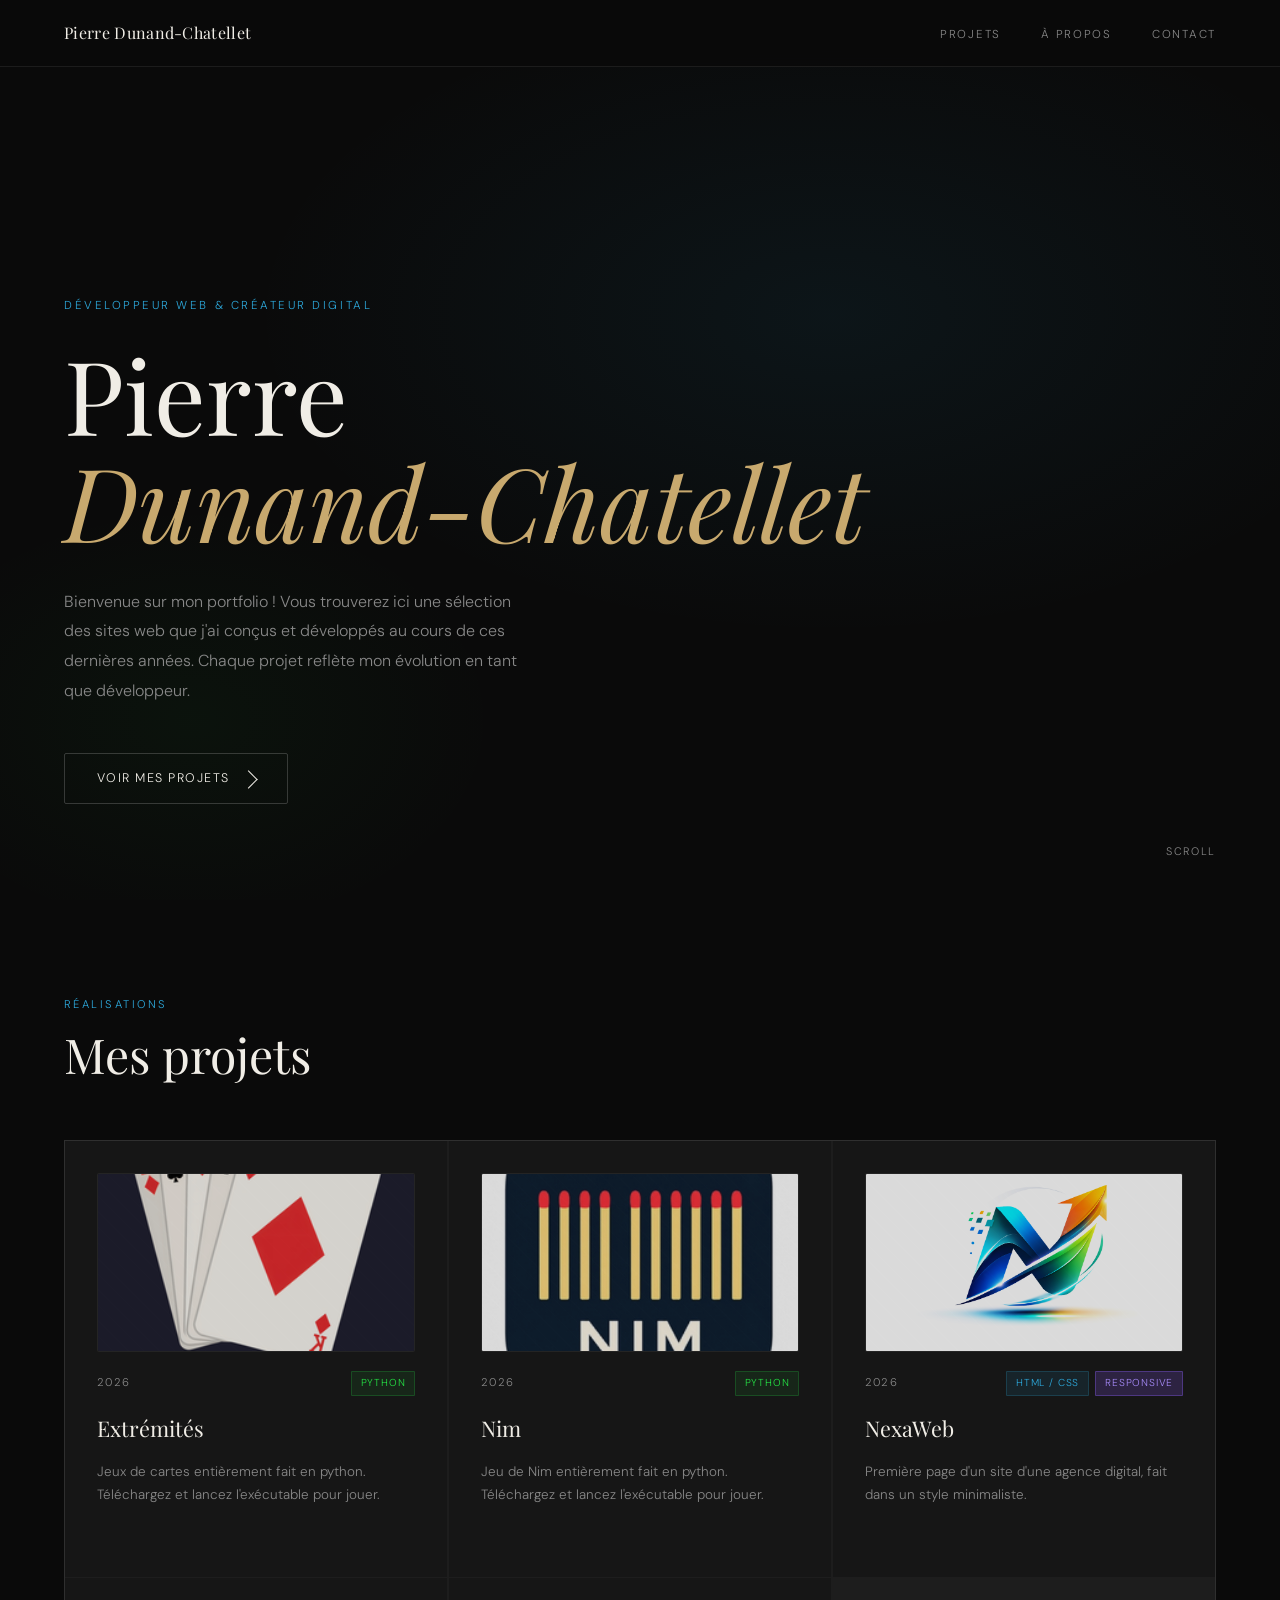
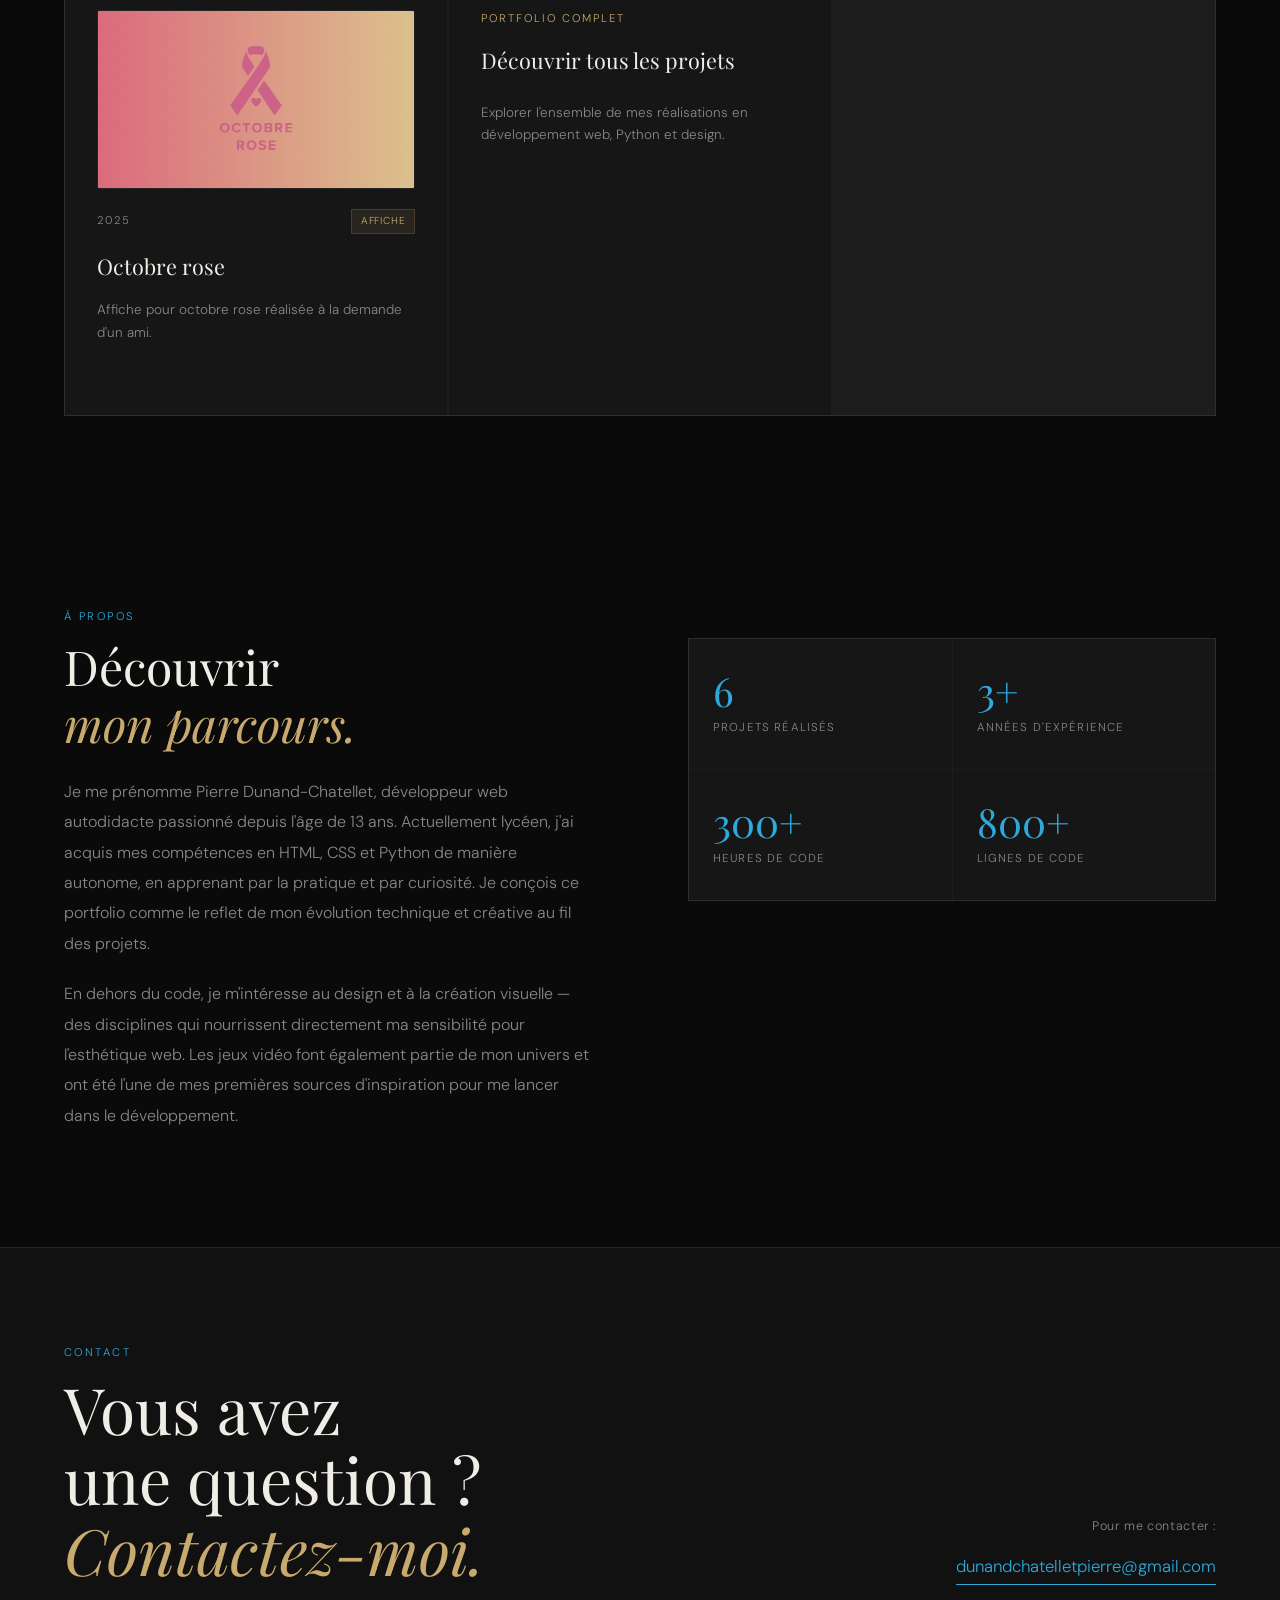
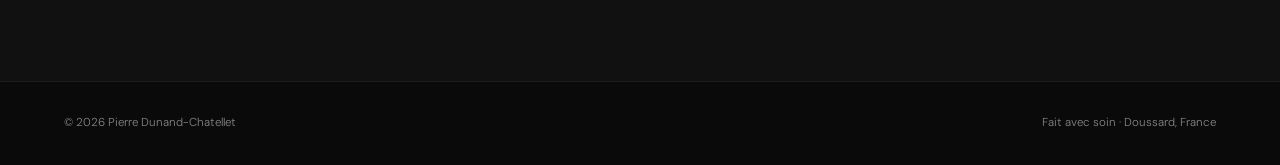
<file: index.html>
<!doctype html>
<html lang="fr">

<head>
  <meta charset="UTF-8" />
  <meta name="viewport" content="width=device-width, initial-scale=1.0" />

  <title>Pierre Dunand-Chatellet — Développeur Web & Créateur Digital</title>
  <meta name="description"
    content="Portfolio de Pierre Dunand-Chatellet, développeur web autodidacte passionné depuis l'âge de 13 ans. Projets en HTML, CSS, design et création visuelle." />
  <meta name="keywords"
    content="développeur web, portfolio, HTML, CSS, Pierre Dunand-Chatellet, création digitale, design web" />
  <meta name="author" content="Pierre Dunand-Chatellet" />
  <meta name="robots" content="index, follow" />

  <link rel="canonical" href="https://bysowi.github.io/Portfolio/" />

  <meta property="og:type" content="website" />
  <meta property="og:url" content="https://bysowi.github.io/Portfolio/" />
  <meta property="og:title" content="Pierre Dunand-Chatellet — Développeur Web & Créateur Digital" />
  <meta property="og:description"
    content="Portfolio de Pierre Dunand-Chatellet, développeur web autodidacte. Découvrez mes projets en HTML, CSS et design créatif." />
  <meta property="og:image" content="https://bysowi.github.io/Portfolio/image/result_Logo.png" />
  <meta property="og:locale" content="fr_FR" />
  <meta property="og:site_name" content="Portfolio — Pierre Dunand-Chatellet" />

  <meta name="twitter:card" content="summary_large_image" />
  <meta name="twitter:url" content="https://bysowi.github.io/Portfolio/" />
  <meta name="twitter:title" content="Pierre Dunand-Chatellet — Développeur Web & Créateur Digital" />
  <meta name="twitter:description"
    content="Portfolio de Pierre Dunand-Chatellet, développeur web autodidacte. Découvrez mes projets en HTML, CSS et design créatif." />
  <meta name="twitter:image" content="https://bysowi.github.io/Portfolio/image/result_Logo.png" />

  <link rel="icon" type="image/png" href="image/result_Logo.png" />

  <link
    href="https://fonts.googleapis.com/css2?family=Playfair+Display:ital,wght@0,400;0,700;1,400&family=DM+Sans:wght@300;400;500&display=swap"
    rel="stylesheet" />

  <link rel="stylesheet" href="index.css" />
</head>

<body>
  <nav>
    <a class="nav-logo" href="#">Pierre Dunand-Chatellet</a>
    <ul class="nav-links">
      <li><a href="#projects">Projets</a></li>
      <li><a href="#about">À propos</a></li>
      <li><a href="#contact">Contact</a></li>
    </ul>
  </nav>

  <section class="hero" id="home">
    <p class="hero-eyebrow">Développeur web &amp; Créateur digital</p>
    <h1 class="hero-title">
      Pierre<br />
      <em>Dunand-Chatellet</em>
    </h1>
    <p class="hero-desc">
      Bienvenue sur mon portfolio ! Vous trouverez ici une sélection des sites
      web que j'ai conçus et développés au cours de ces dernières années.
      Chaque projet reflète mon évolution en tant que développeur.
    </p>
    <a class="hero-cta" href="#projects">
      Voir mes projets <span class="arrow-icon"></span>
    </a>
    <div class="scroll-ind">
      <div class="scroll-line"></div>
      <span>Scroll</span>
    </div>
  </section>

  <section id="projects">
    <p class="s-label">Réalisations</p>
    <h2 class="s-title">Mes projets</h2>
    <div class="proj-grid">

      <article class="proj-card">
        <div class="proj-thumb">
          <div class="proj-thumb-ph">
            <img src="Extrémités/extremite.ico" alt="Icône du jeu de cartes Extrémités" />
          </div>
        </div>
        <div class="proj-meta">
          <span class="proj-year">2026</span>
          <div class="tags">
            <span class="tag green">Python</span>
          </div>
        </div>
        <h3 class="proj-name">Extrémités</h3>
        <p class="proj-desc">
          Jeux de cartes entièrement fait en python. Téléchargez et lancez l'exécutable pour jouer.
        </p>
        <a class="proj-link" href="Extrémités/Extrémités.exe" download>
          Télécharger <span class="arrow-sm"></span>
        </a>
      </article>

      <article class="proj-card">
        <div class="proj-thumb">
          <div class="proj-thumb-ph">
            <img src="Nim/JDN.jpg" alt="Aperçu du Jeu de Nim" />
          </div>
        </div>
        <div class="proj-meta">
          <span class="proj-year">2026</span>
          <div class="tags">
            <span class="tag green">Python</span>
          </div>
        </div>
        <h3 class="proj-name">Nim</h3>
        <p class="proj-desc">
          Jeu de Nim entièrement fait en python. Téléchargez et lancez l'exécutable pour jouer.
        </p>
        <a class="proj-link" href="Nim/Nim.exe" download>
          Télécharger <span class="arrow-sm"></span>
        </a>
      </article>

      <article class="proj-card">
        <div class="proj-thumb">
          <div class="proj-thumb-ph">
            <img src="NexaWeb/NexaWeb/NexaWeb Logo.png" alt="Logo NexaWeb" />
          </div>
        </div>
        <div class="proj-meta">
          <span class="proj-year">2026</span>
          <div class="tags">
            <span class="tag">HTML / CSS</span>
            <span class="tag purple">Responsive</span>
          </div>
        </div>
        <h3 class="proj-name">NexaWeb</h3>
        <p class="proj-desc">
          Première page d'un site d'une agence digital, fait dans un style minimaliste.
        </p>
        <a class="proj-link" href="NexaWeb/NexaWeb.html" target="_blank">
          Voir le projet <span class="arrow-sm"></span>
        </a>
      </article>

      <article class="proj-card">
        <div class="proj-thumb">
          <div class="proj-thumb-ph">
            <img src="Affiche/Octobre rose/Octobre rose.png" alt="Affiche Octobre Rose" />
          </div>
        </div>
        <div class="proj-meta">
          <span class="proj-year">2025</span>
          <div class="tags">
            <span class="tag gold">Affiche</span>
          </div>
        </div>
        <h3 class="proj-name">Octobre rose</h3>
        <p class="proj-desc">
          Affiche pour octobre rose réalisée à la demande d'un ami.
        </p>
        <a class="proj-link" href="Affiche/Octobre rose/ocotbre_rose_2025.html" target="_blank">
          Voir le projet <span class="arrow-sm"></span>
        </a>
      </article>

      <div class="proj-more-card">
        <span class="proj-more-label">Portfolio complet</span>
        <h3 class="proj-name">Découvrir tous les projets</h3>
        <p class="proj-desc">
          Explorer l'ensemble de mes réalisations en développement web, Python et design.
        </p>
        <a href="projets.html" class="proj-link">
          Voir tous les projets <span class="arrow-sm"></span>
        </a>
      </div>

    </div>
  </section>

  <section id="about">
    <p class="s-label">À propos</p>
    <div class="about-inner">
      <div class="about-text">
        <h2 class="s-title" style="margin-bottom: 1.5rem">
          Découvrir<br />
          <em style="font-style: italic; color: var(--gold)">mon parcours.</em>
        </h2>
        <p>
          Je me prénomme Pierre Dunand-Chatellet, développeur web autodidacte
          passionné depuis l'âge de 13 ans. Actuellement lycéen, j'ai acquis
          mes compétences en HTML, CSS et Python de manière autonome, en
          apprenant par la pratique et par curiosité. Je conçois ce portfolio
          comme le reflet de mon évolution technique et créative au fil des
          projets.
        </p>
        <p>
          En dehors du code, je m'intéresse au design et à la création
          visuelle — des disciplines qui nourrissent directement ma
          sensibilité pour l'esthétique web. Les jeux vidéo font également
          partie de mon univers et ont été l'une de mes premières sources
          d'inspiration pour me lancer dans le développement.
        </p>
      </div>

      <div class="stats">
        <div class="stat">
          <div class="stat-n">6</div>
          <div class="stat-l">Projets réalisés</div>
        </div>
        <div class="stat">
          <div class="stat-n">3+</div>
          <div class="stat-l">Années d'expérience</div>
        </div>
        <div class="stat">
          <div class="stat-n">300+</div>
          <div class="stat-l">Heures de code</div>
        </div>
        <div class="stat">
          <div class="stat-n">800+</div>
          <div class="stat-l">Lignes de code</div>
        </div>
      </div>
    </div>
  </section>

  <section class="contact-sec" id="contact">
    <div class="contact-inner">
      <div>
        <p class="s-label">Contact</p>
        <h2 class="contact-big">
          Vous avez <br />une question ? <br /><em>Contactez-moi.</em>
        </h2>
      </div>
      <div class="contact-right">
        <p class="contact-availability">Pour me contacter :</p>
        <a class="contact-email" href="mailto:dunandchatelletpierre@gmail.com">dunandchatelletpierre@gmail.com</a>
      </div>
    </div>
  </section>

  <footer>
    <span>© 2026 Pierre Dunand-Chatellet</span>
    <span>Fait avec soin · Doussard, France</span>
  </footer>
</body>

</html>
</file>
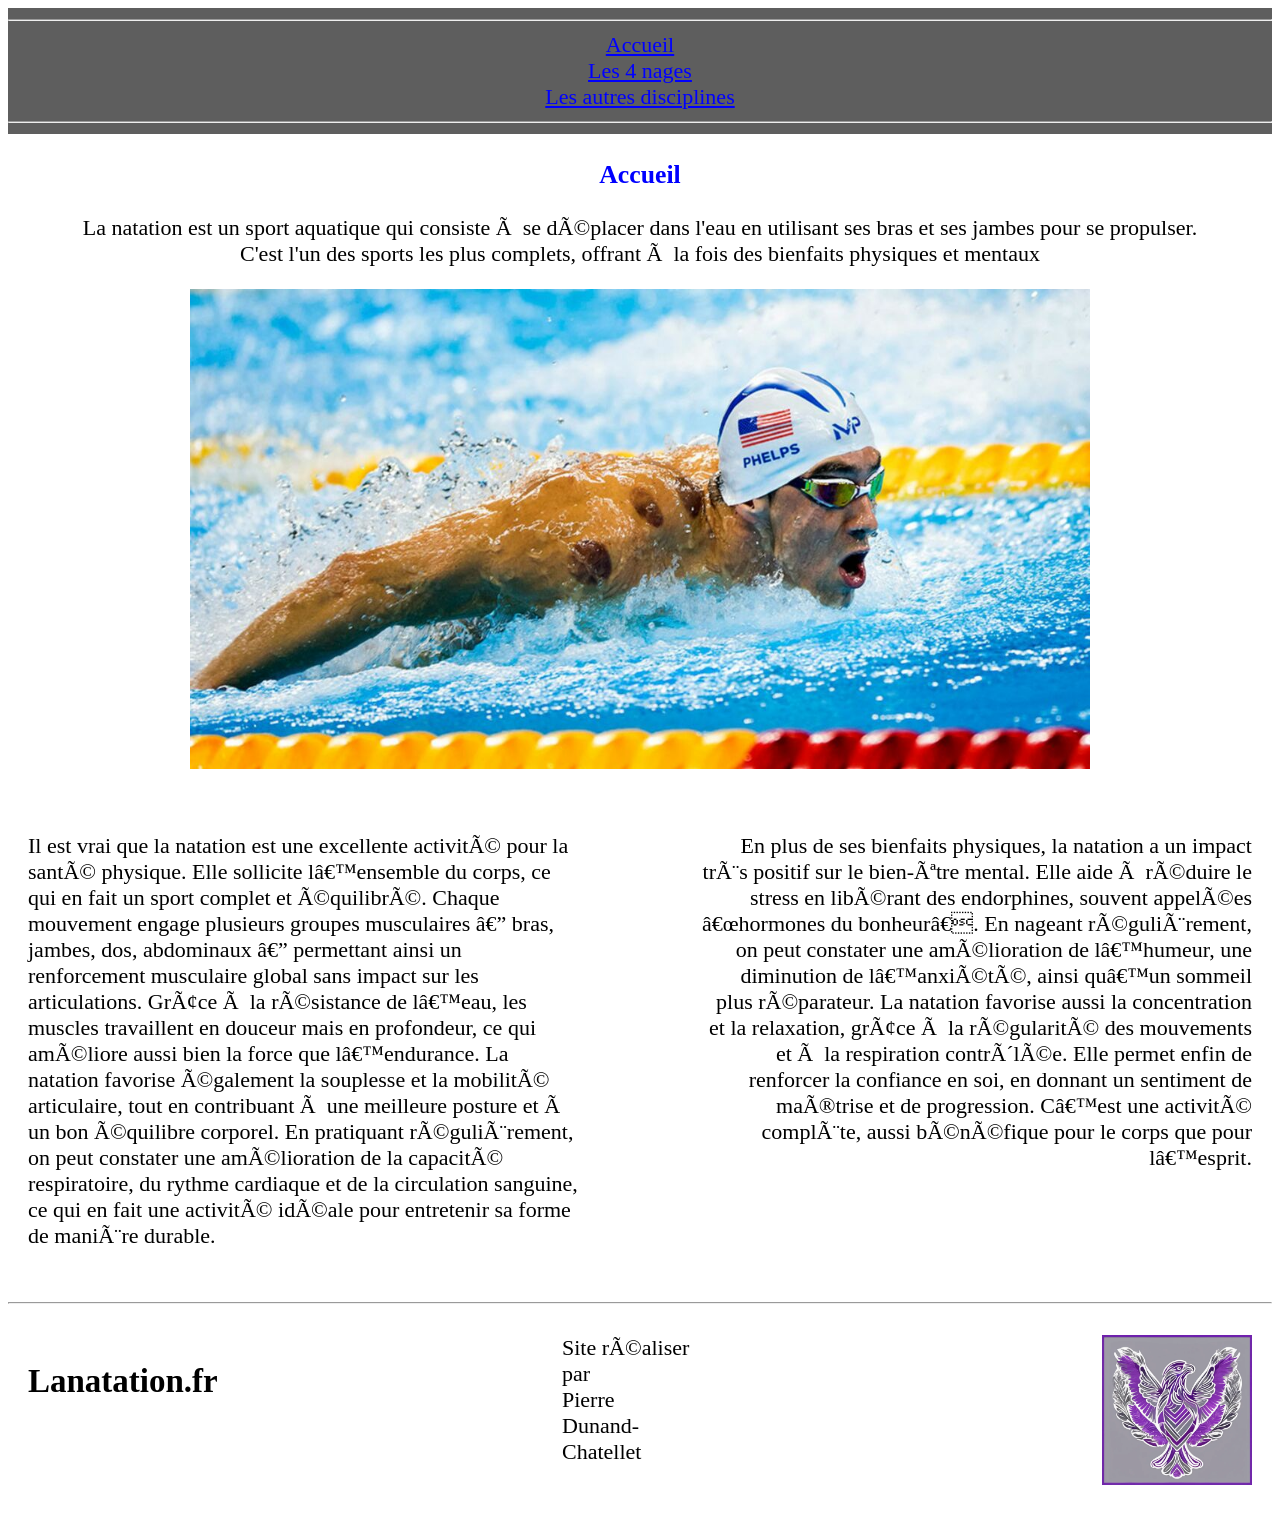
<file: Lanatation.fr/index.html>
<doctype html>
<html lang="fr">
	<head>
		<meta charset="utv-8"/>
		<title>La natation</title>
		<link rel="stylesheet" href="styles.css"/>
	</head>
	
	<body>
		<center>
			<header>
			<img href="image/Logo ln.png">
		</header>
		<nav>
			<ul class="navigation">
			<hr><a href="index.html"> Accueil </a><br>
				<a href="page 1.html"> Les 4 nages</a> <br>
				<a href="page 2.html">Les autres disciplines</a><br>
			<hr>
		</nav>
		<section>
			<h3>Accueil</h3>
			<p>La natation est un sport aquatique qui consiste à se déplacer dans l'eau en utilisant ses bras et ses jambes pour se propulser.<br> C'est l'un des sports les plus complets, offrant à la fois des bienfaits physiques et mentaux<p>
			<img class="banniere" src="image/phe.jpg" alt="banniere" title="Michael Phelps"/>
			<div class="ligne">
				<div class="gauche">
				  <p>
					Il est vrai que la natation est une excellente activité pour la santé physique. Elle sollicite l’ensemble du corps, ce qui en fait un sport complet et équilibré. Chaque mouvement engage plusieurs groupes musculaires — bras, jambes, dos, abdominaux — permettant ainsi un renforcement musculaire global sans impact sur les articulations.

                    Grâce à la résistance de l’eau, les muscles travaillent en douceur mais en profondeur, ce qui améliore aussi bien la force que l’endurance. La natation favorise également la souplesse et la mobilité articulaire, tout en contribuant à une meilleure posture et à un bon équilibre corporel.

                    En pratiquant régulièrement, on peut constater une amélioration de la capacité respiratoire, du rythme cardiaque et de la circulation sanguine, ce qui en fait une activité idéale pour entretenir sa forme de manière durable.
				  </p>
				</div>
				<div class="droite">
				  <p>
					En plus de ses bienfaits physiques, la natation a un impact très positif sur le bien-être mental. Elle aide à réduire le stress en libérant des endorphines, souvent appelées “hormones du bonheur”. En nageant régulièrement, on peut constater une amélioration de l’humeur, une diminution de l’anxiété, ainsi qu’un sommeil plus réparateur.

                    La natation favorise aussi la concentration et la relaxation, grâce à la régularité des mouvements et à la respiration contrôlée. Elle permet enfin de renforcer la confiance en soi, en donnant un sentiment de maîtrise et de progression. C’est une activité complète, aussi bénéfique pour le corps que pour l’esprit.
				  </p>
				</div>
			  </div>
		</section>
	    </center>
		<footer>
			<hr>
			<div class="ligne">
				<div class="gauche">
					<h2>Lanatation.fr</h2>
				</div>
				<div class="center">
					Site réaliser par<br> Pierre<br> Dunand-Chatellet
				</div>
				<di class="droite">
					<img class="logo" src="image/logo.png" alt="Logo" title="Logo">
				</di> 
			</div>
		</footer>
		
	</body>
		
</html>
</file>
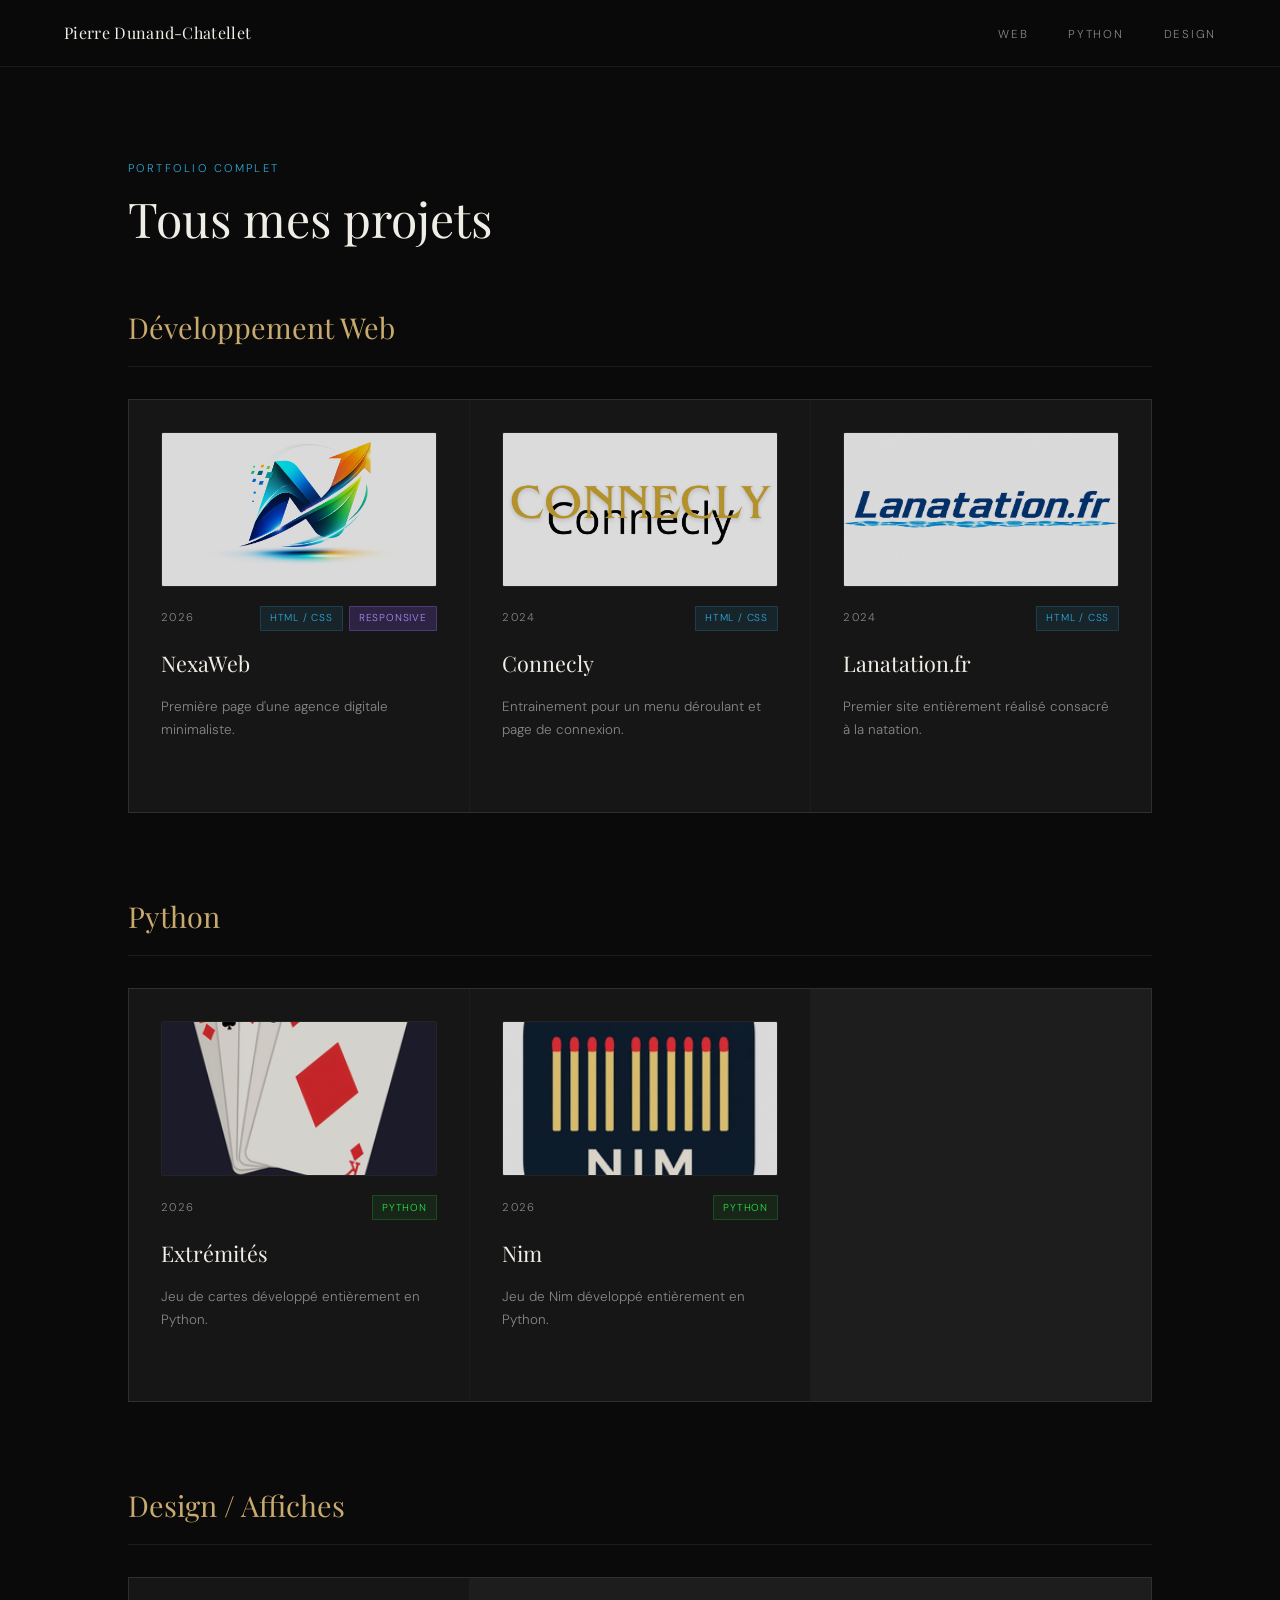
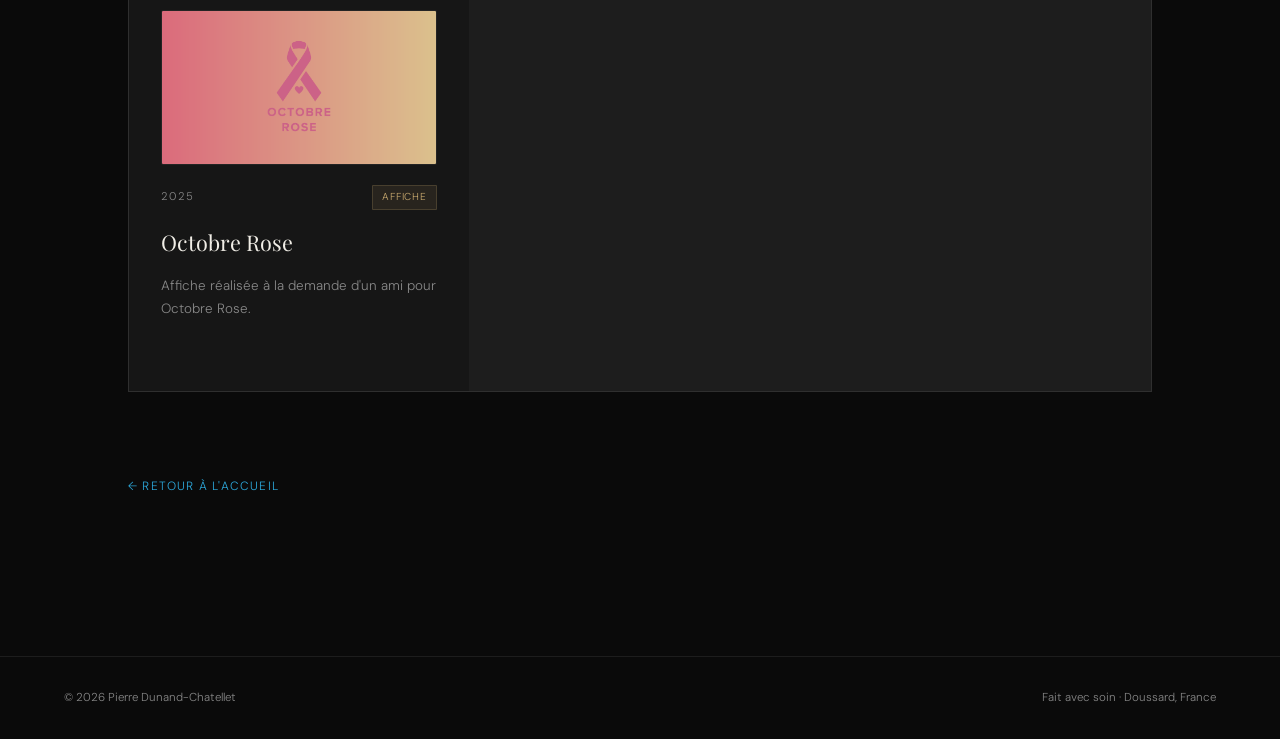
<file: projets.html>
<!doctype html>
<html lang="fr">

<head>
  <meta charset="UTF-8">
  <meta name="viewport" content="width=device-width, initial-scale=1.0">

  <title>Tous les projets — Pierre Dunand-Chatellet</title>

  <link rel="icon" type="image/png" href="image/result_Logo.png">

  <link
    href="https://fonts.googleapis.com/css2?family=Playfair+Display:ital,wght@0,400;0,700;1,400&family=DM+Sans:wght@300;400;500&display=swap"
    rel="stylesheet">

  <link rel="stylesheet" href="index.css">
</head>

<body>

  <nav>
    <a class="nav-logo" href="index.html">
      Pierre Dunand-Chatellet
    </a>

    <ul class="nav-links">
      <li><a href="#web">Web</a></li>
      <li><a href="#python">Python</a></li>
      <li><a href="#design">Design</a></li>
    </ul>
  </nav>

  <section class="projects-page">

    <div class="projects-container">

      <p class="s-label">Portfolio complet</p>
      <h1 class="s-title">Tous mes projets</h1>

      <div class="project-category" id="web">
        <h2 class="category-title">Développement Web</h2>

        <div class="proj-grid">

          <article class="proj-card">
            <div class="proj-thumb">
              <img src="NexaWeb/NexaWeb/NexaWeb Logo.png">
            </div>

            <div class="proj-meta">
              <span class="proj-year">2026</span>

              <div class="tags">
                <span class="tag">HTML / CSS</span>
                <span class="tag purple">Responsive</span>
              </div>
            </div>

            <h3 class="proj-name">NexaWeb</h3>

            <p class="proj-desc">
              Première page d'une agence digitale minimaliste.
            </p>

            <a class="proj-link" href="NexaWeb/NexaWeb.html" target="_blank">
              Voir le projet
              <span class="arrow-sm"></span>
            </a>
          </article>


          <article class="proj-card">
            <div class="proj-thumb">
              <img src="conecly/Connecly.png">
            </div>

            <div class="proj-meta">
              <span class="proj-year">2024</span>

              <div class="tags">
                <span class="tag">HTML / CSS</span>
              </div>
            </div>

            <h3 class="proj-name">Connecly</h3>

            <p class="proj-desc">
              Entrainement pour un menu déroulant et page de connexion.
            </p>

            <a class="proj-link" href="conecly/Conecly.html" target="_blank">
              Voir le projet
              <span class="arrow-sm"></span>
            </a>
          </article>


          <article class="proj-card">
            <div class="proj-thumb">
              <img src="Lanatation.fr/image/Logo ln.png">
            </div>

            <div class="proj-meta">
              <span class="proj-year">2024</span>

              <div class="tags">
                <span class="tag">HTML / CSS</span>
              </div>
            </div>

            <h3 class="proj-name">Lanatation.fr</h3>

            <p class="proj-desc">
              Premier site entièrement réalisé consacré à la natation.
            </p>

            <a class="proj-link" href="Lanatation.fr/index.html" target="_blank">
              Voir le projet
              <span class="arrow-sm"></span>
            </a>
          </article>

        </div>
      </div>

      <div class="project-category" id="python">
        <h2 class="category-title">Python</h2>

        <div class="proj-grid">

          <article class="proj-card">
            <div class="proj-thumb">
              <img src="Extrémités/extremite.ico">
            </div>

            <div class="proj-meta">
              <span class="proj-year">2026</span>

              <div class="tags">
                <span class="tag green">Python</span>
              </div>
            </div>

            <h3 class="proj-name">Extrémités</h3>

            <p class="proj-desc">
              Jeu de cartes développé entièrement en Python.
            </p>

            <a class="proj-link" href="Extrémités/Extrémités.exe" download>
              Télécharger
              <span class="arrow-sm"></span>
            </a>
          </article>


          <article class="proj-card">
            <div class="proj-thumb">
              <img src="Nim/JDN.jpg">
            </div>

            <div class="proj-meta">
              <span class="proj-year">2026</span>

              <div class="tags">
                <span class="tag green">Python</span>
              </div>
            </div>

            <h3 class="proj-name">Nim</h3>

            <p class="proj-desc">
              Jeu de Nim développé entièrement en Python.
            </p>

            <a class="proj-link" href="Nim/Nim.exe" download>
              Télécharger
              <span class="arrow-sm"></span>
            </a>
          </article>

        </div>
      </div>

      <div class="project-category" id="design">
        <h2 class="category-title">Design / Affiches</h2>

        <div class="proj-grid">

          <article class="proj-card">
            <div class="proj-thumb">
              <img src="Affiche/Octobre rose/Octobre rose.png">
            </div>

            <div class="proj-meta">
              <span class="proj-year">2025</span>

              <div class="tags">
                <span class="tag gold">Affiche</span>
              </div>
            </div>

            <h3 class="proj-name">Octobre Rose</h3>

            <p class="proj-desc">
              Affiche réalisée à la demande d'un ami pour Octobre Rose.
            </p>

            <a class="proj-link" href="Affiche/Octobre rose/ocotbre_rose_2025.html" target="_blank">
              Voir le projet
              <span class="arrow-sm"></span>
            </a>
          </article>

        </div>
      </div>

      <a href="index.html#projects" class="back-link">
        ← Retour à l'accueil
      </a>


    </div>
  </section>

  <footer>
    <span>© 2026 Pierre Dunand-Chatellet</span>
    <span>Fait avec soin · Doussard, France</span>
  </footer>

</body>

</html>
</file>
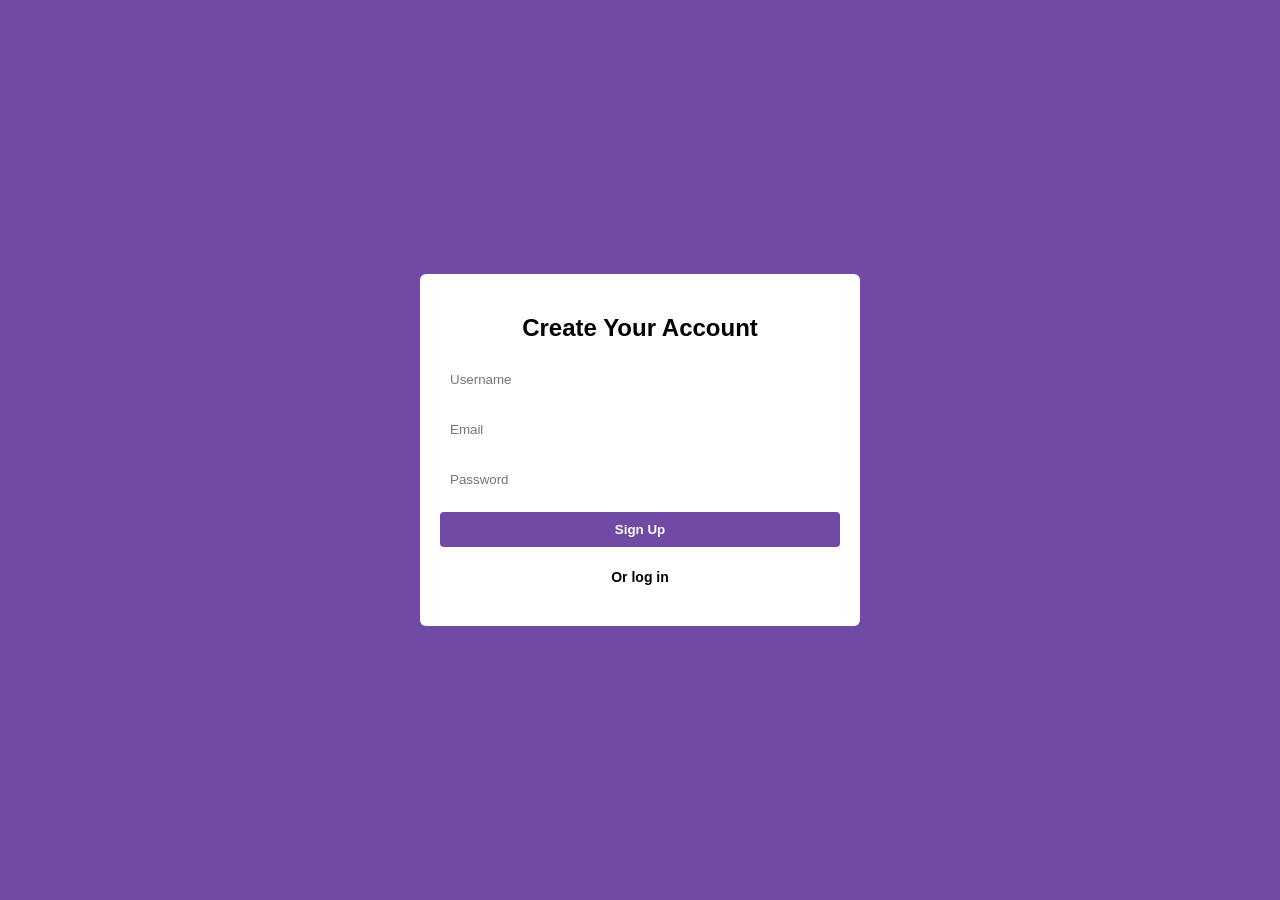
<file: conecly/Conecly.html>
<!DOCTYPE html>
<html>
<head>
  <meta charset="UTF-8">
  <meta name="viewport" content="width=device-width, initial-scale=1.0">
  <link rel="stylesheet" href="index.css">
  <title>Sign Up Conecly</title>
</head>
<body>
  <div class="signup-container">
    <h2 class="signup-title">Create Your Account</h2>
    <form class="signup-form" action="Page 1.html">
      <input type="text" name="username" placeholder="Username" required><br>
      <input type="email" name="email" placeholder="Email" required><br>
      <input type="password" name="password" placeholder="Password" required><br>
      <input type="submit" value="Sign Up">
    </form>
    <h3><a href="login.html" class="login-link">Or log in</a></h3>
  </div>
  <div>
</body>
</html>
</file>
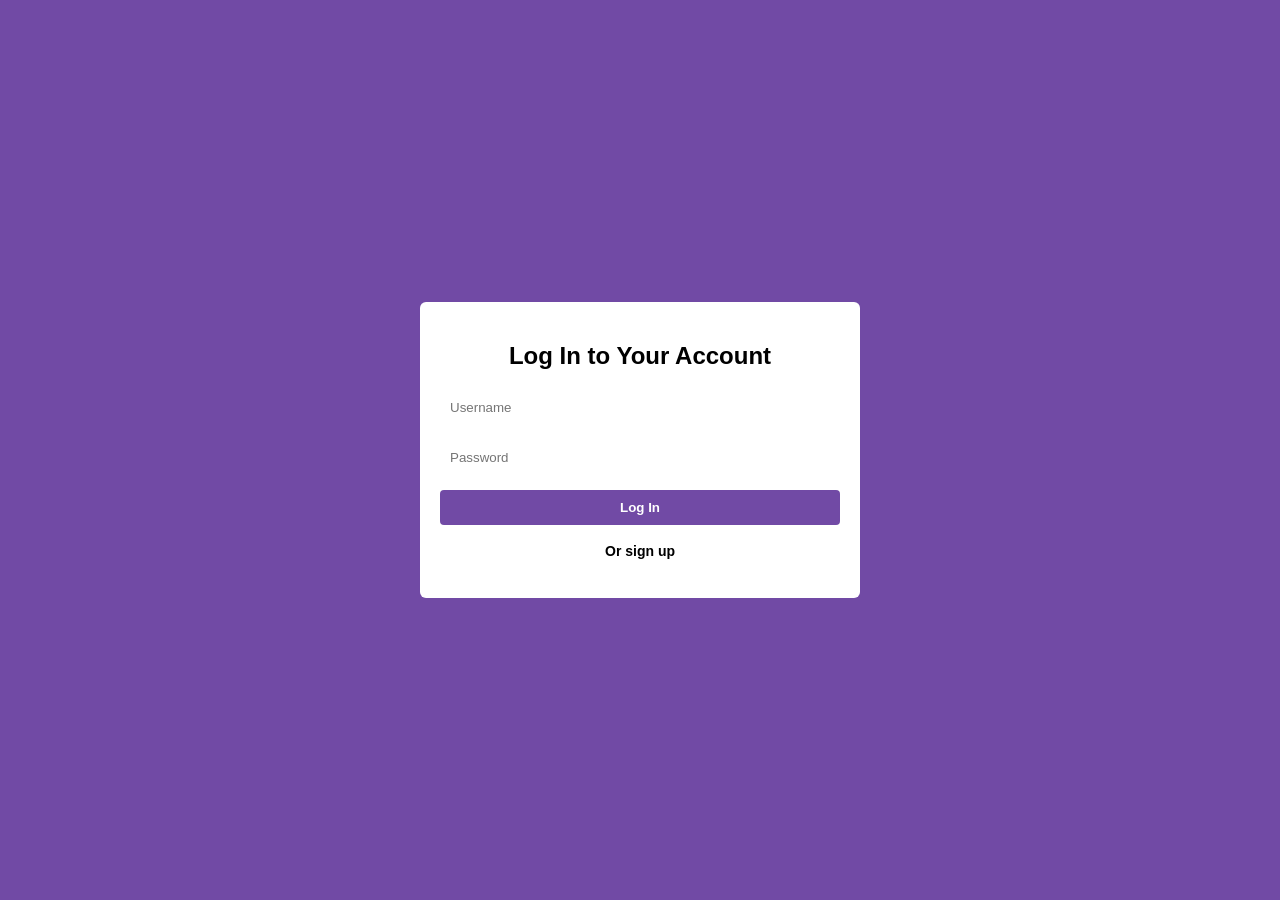
<file: conecly/login.html>
<!DOCTYPE html>
<html>
<head>
  <meta charset="UTF-8">
  <meta name="viewport" content="width=device-width, initial-scale=1.0">
  <link rel="stylesheet" href="login.css">
  <title>Log In Conecly</title>
</head>
<body>
  <div class="login-container">
    <h2 class="login-title">Log In to Your Account</h2>
    <form class="login-form" action="Page 1.html">
      <input type="text" name="username" placeholder="Username" required><br>
      <input type="password" name="password" placeholder="Password" required><br>
      <input type="submit" value="Log In">
    </form>
    <h3><a href="index.html" class="signup-link">Or sign up</a></h3>
  </div>
</body>
</html>
</file>
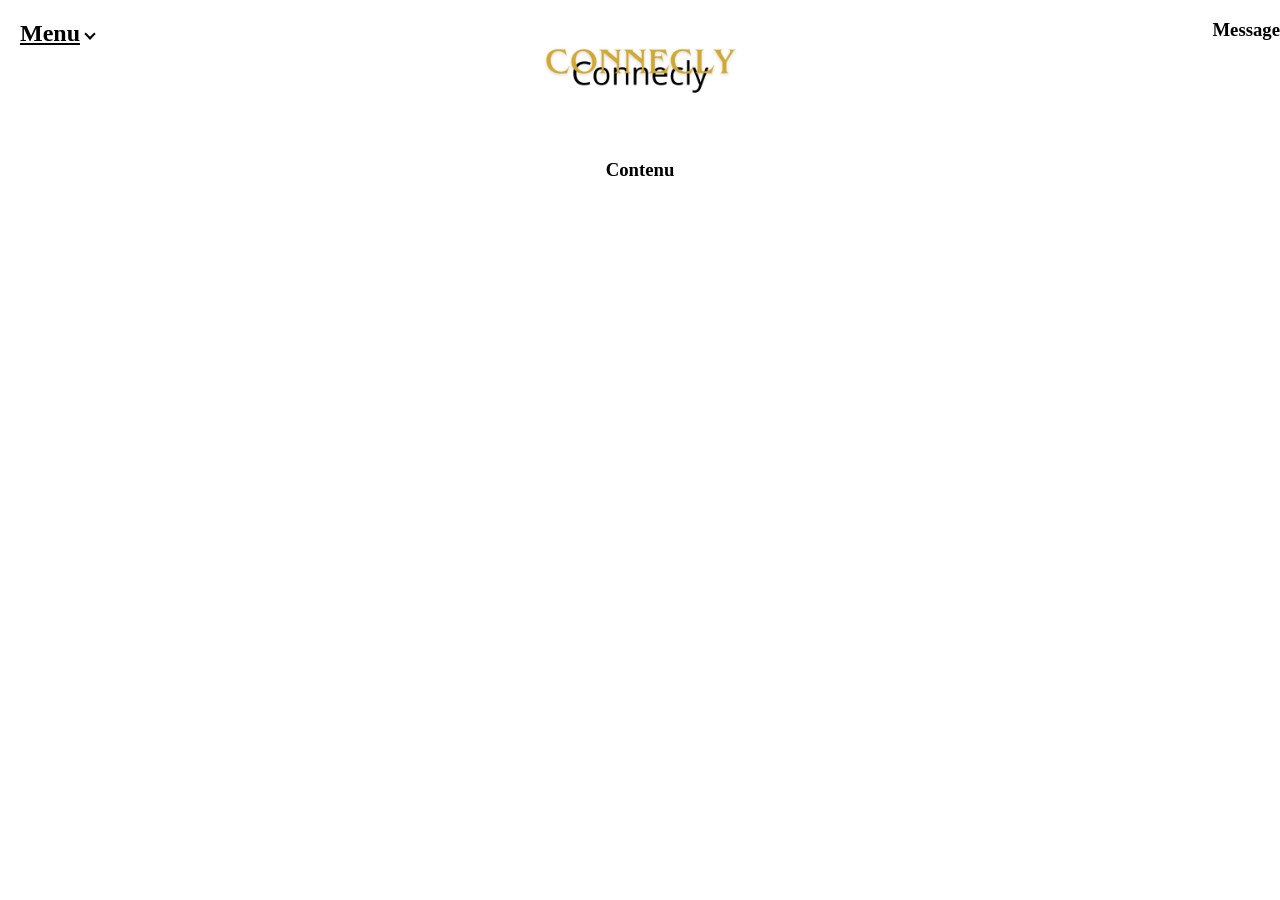
<file: conecly/Page 1.html>
<!DOCTYPE html>
<html lang="en">
<head>
    <meta charset="UTF-8">
    <meta name="viewport" content="width=device-width, initial-scale=1.0">
    <link rel="stylesheet" href="page 1.css">
    <title>Accueil</title>
</head>
<body>
    <div class="grille">

        
        <div class="menu-wrap">
            <input type="checkbox" id="menu-toggle" class="menu-toggle">
            <label for="menu-toggle" class="menu-btn">
            Menu <span class="arrow"></span>
            </label>

            <div class="overlay"></div>

            <div class="side-menu">
            <a href="#">Accueil</a>
            <a href="#">Produits</a>
            <a href="#">Services</a>
            <a href="#">Contact</a>
            </div>
        </div>

        <div class="title">
            <a href="Page 1.html"><img src="Connecly.png"></a>
        </div>

        <div class="message">
            <h3>Message</h3>
        </div>

        <div class="content">
           <h3>Contenu</h3>
        </div>
    
    </div>
</body>
</html>
</file>
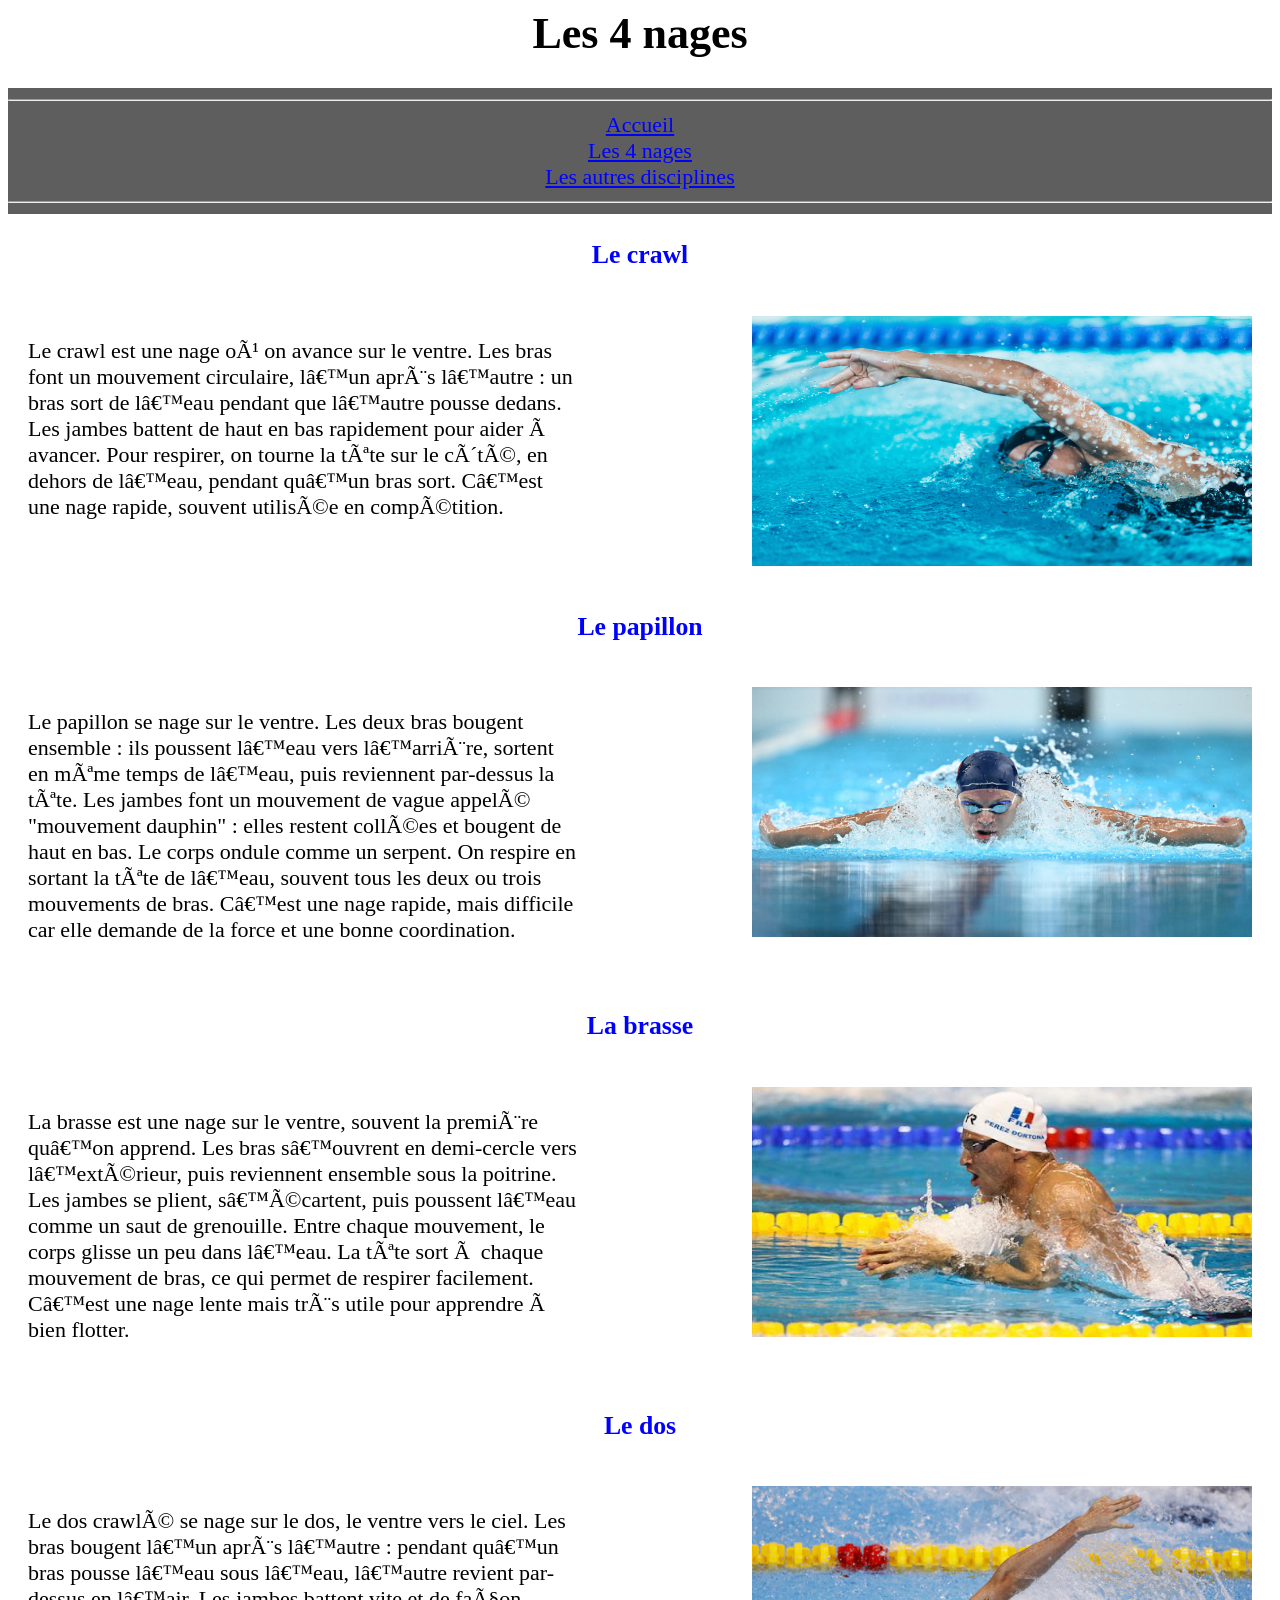
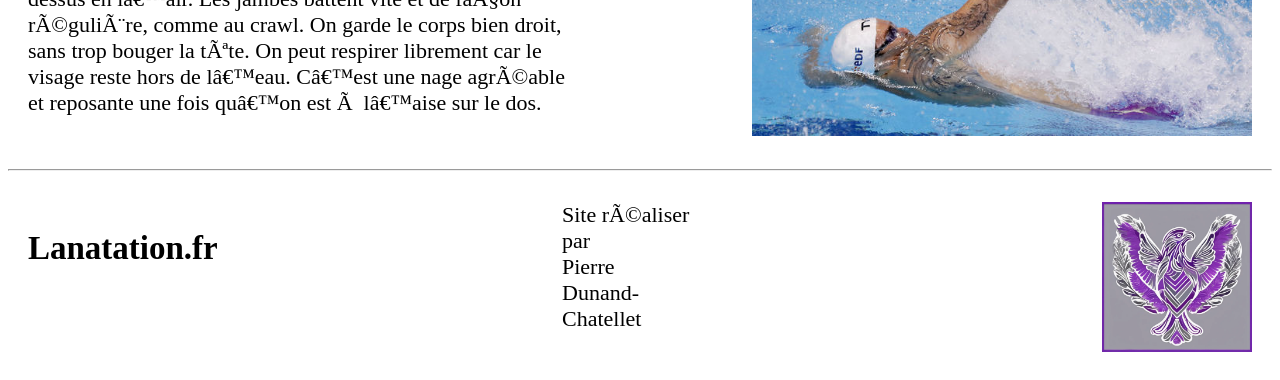
<file: Lanatation.fr/page 1.html>
<doctype html>
	<html lang="fr">
		<head>
			<meta charset="utv-8"/>
			<title>La natation</title>
			<link rel="stylesheet" href="styles.css"/>
		</head>
		
		<body>
			<center>
				<header>
				<h1>Les 4 nages</h1>
			</header>
			<nav>
				<ul class="navigation">
				<hr><a href="index.html"> Accueil </a><br>
					<a href="page 1.html"> Les 4 nages</a> <br>
					<a href="page 2.html">Les autres disciplines</a><br>
				<hr>
			</nav>
			<section>
			<h3 class="nages">Le crawl</h3>
			<div class="ligne">
				<div class="gauche">
				  <p>
					Le crawl est une nage où on avance sur le ventre. Les bras font un mouvement circulaire, l’un après l’autre : un bras sort de l’eau pendant que l’autre pousse dedans. Les jambes battent de haut en bas rapidement pour aider à avancer. Pour respirer, on tourne la tête sur le côté, en dehors de l’eau, pendant qu’un bras sort. C’est une nage rapide, souvent utilisée en compétition.
				  </p>
				</div>
				<div class="droite">
					<img class="image" src="image\crawl.jpg" alt="Crawl" title="Crawl">
				</div>
			  </div>
			  <h3 class="nages">Le papillon</h3>
			<div class="ligne">
				<div class="gauche">
				  <p>
					Le papillon se nage sur le ventre. Les deux bras bougent ensemble : ils poussent l’eau vers l’arrière, sortent en même temps de l’eau, puis reviennent par-dessus la tête. Les jambes font un mouvement de vague appelé "mouvement dauphin" : elles restent collées et bougent de haut en bas. Le corps ondule comme un serpent. On respire en sortant la tête de l’eau, souvent tous les deux ou trois mouvements de bras. C’est une nage rapide, mais difficile car elle demande de la force et une bonne coordination.
				  </p>
				</div>
				<div class="droite">
					<img class="image" src="image\papillon.jpeg" alt="Papillon" title="Papillon">
				</div>
			  </div>
			  <h3 class="nages">La brasse</h3>
			<div class="ligne">
				<div class="gauche">
				  <p>
					La brasse est une nage sur le ventre, souvent la première qu’on apprend. Les bras s’ouvrent en demi-cercle vers l’extérieur, puis reviennent ensemble sous la poitrine. Les jambes se plient, s’écartent, puis poussent l’eau comme un saut de grenouille. Entre chaque mouvement, le corps glisse un peu dans l’eau. La tête sort à chaque mouvement de bras, ce qui permet de respirer facilement. C’est une nage lente mais très utile pour apprendre à bien flotter.
				  </p>
				</div>
				<div class="droite">
					<img class="image" src="image\brasse.jpg" alt="Brasse" title="Brasse">
				</div>
			  </div>
			  <h3 class="nages">Le dos</h3>
			<div class="ligne">
				<div class="gauche">
				  <p>
					Le dos crawlé se nage sur le dos, le ventre vers le ciel. Les bras bougent l’un après l’autre : pendant qu’un bras pousse l’eau sous l’eau, l’autre revient par-dessus en l’air. Les jambes battent vite et de façon régulière, comme au crawl. On garde le corps bien droit, sans trop bouger la tête. On peut respirer librement car le visage reste hors de l’eau. C’est une nage agréable et reposante une fois qu’on est à l’aise sur le dos.
				  </p>
				</div>
				<div class="droite">
					<img class="image" src="image\dos.jpg" alt="Dos" title="Dos">
				</div>
			  </div>
			</section>
			</center>
			<footer>
				<hr>
				<div class="ligne">
					<div class="gauche">
						<h2>Lanatation.fr</h2>
					</div>
					<div class="center">
						Site réaliser par<br> Pierre<br> Dunand-Chatellet
					</div>
					<di class="droite">
						<img class="logo" src="image/logo.png" alt="Logo" title="Logo">
					</di> 
				</div>
			</footer>
		</body>
			
	</html>
</file>
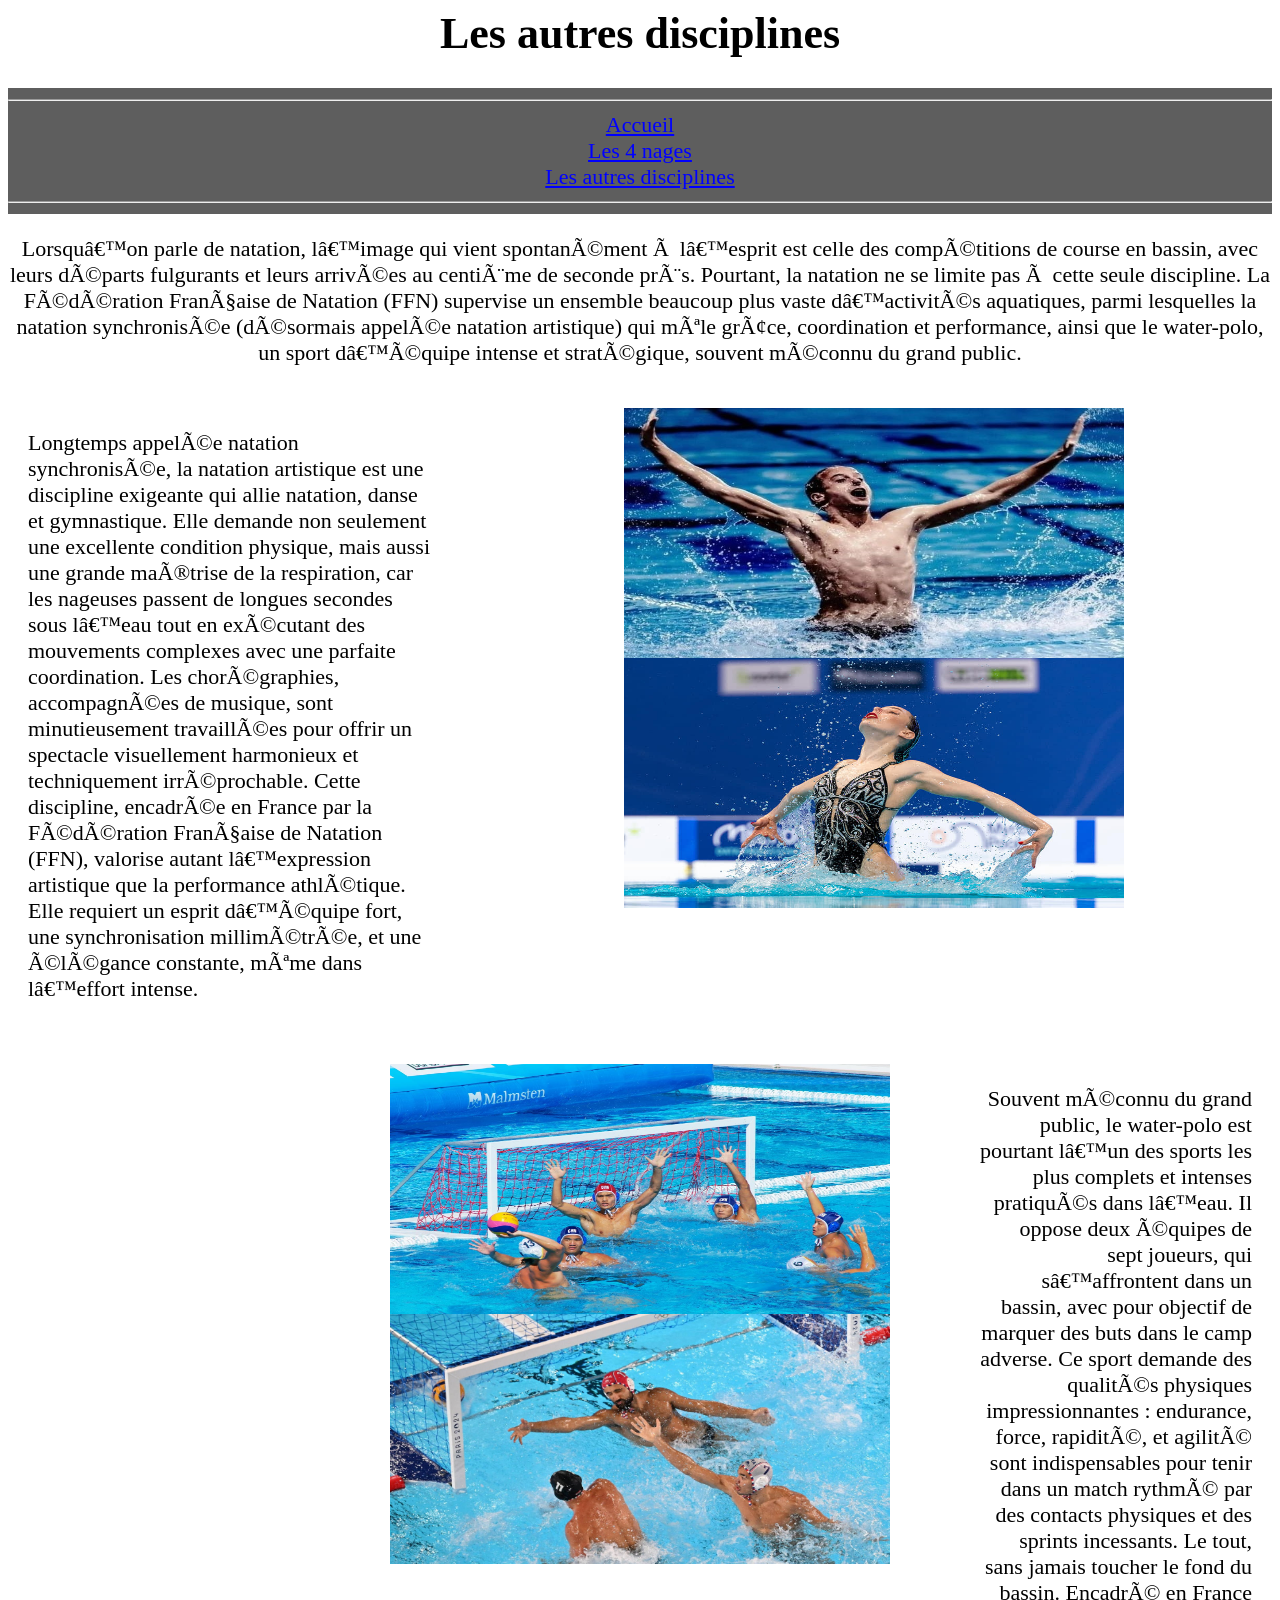
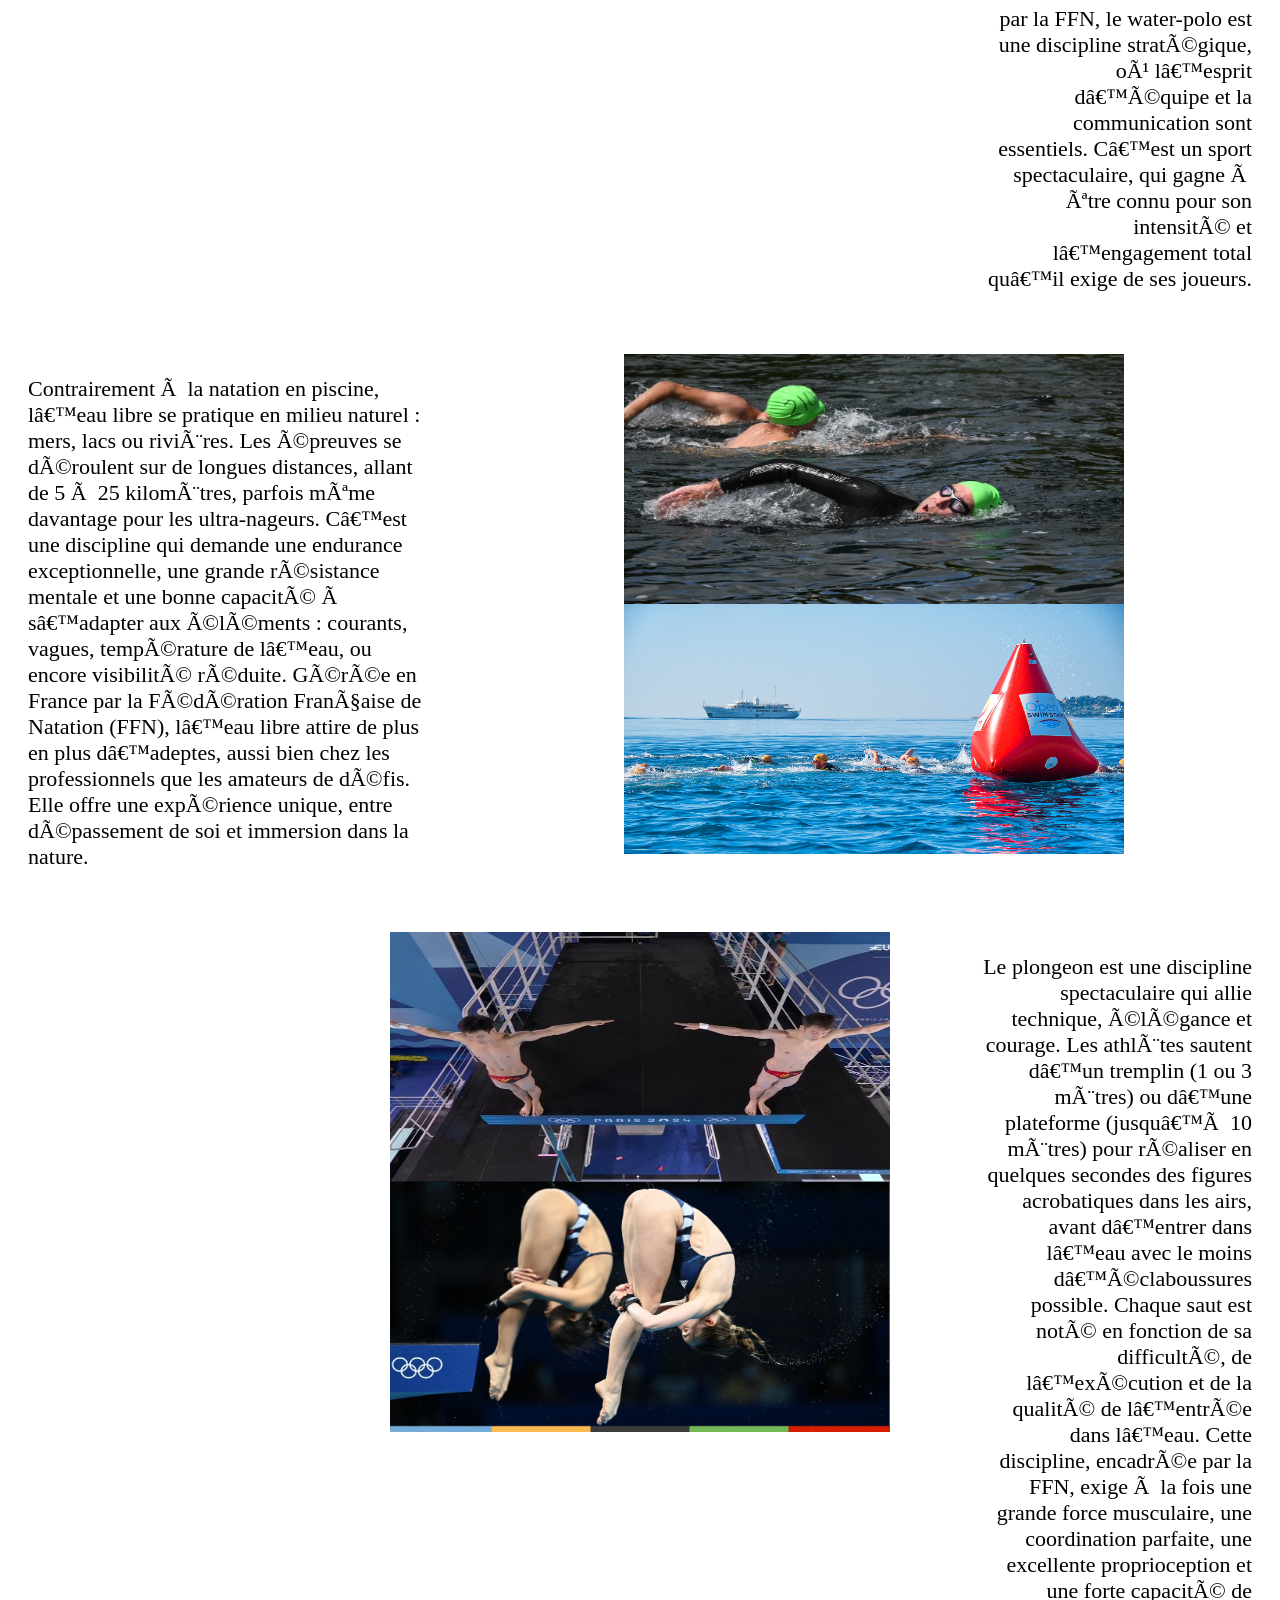
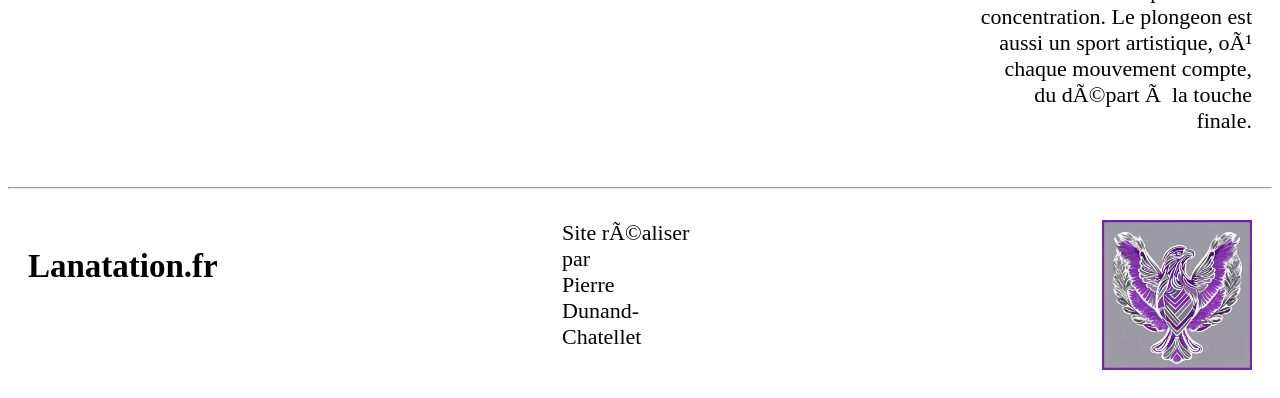
<file: Lanatation.fr/page 2.html>
<doctype html>
	<html lang="fr">
		<head>
			<meta charset="utv-8"/>
			<title>La natation</title>
			<link rel="stylesheet" href="styles.css"/>
		</head>
		
		<body>
			<center>
				<header>
				<h1>Les autres disciplines</h1>
			</header>
			<nav>
				<ul class="navigation">
				<hr><a href="index.html"> Accueil </a><br>
					<a href="page 1.html"> Les 4 nages</a> <br>
					<a href="page 2.html">Les autres disciplines</a><br>
				<hr>
			</nav>
			<section>
				<p>
					Lorsqu’on parle de natation, l’image qui vient spontanément à l’esprit est celle des compétitions de course en bassin, avec leurs départs fulgurants et leurs arrivées au centième de seconde près. Pourtant, la natation ne se limite pas à cette seule discipline. La Fédération Française de Natation (FFN) supervise un ensemble beaucoup plus vaste d’activités aquatiques, parmi lesquelles la natation synchronisée (désormais appelée natation artistique) qui mêle grâce, coordination et performance, ainsi que le water-polo, un sport d’équipe intense et stratégique, souvent méconnu du grand public.
				</p>
				<div class="ligne">
					<div class="gauche2">
						<p>
							Longtemps appelée natation synchronisée, la natation artistique est une discipline exigeante qui allie natation, danse et gymnastique. Elle demande non seulement une excellente condition physique, mais aussi une grande maîtrise de la respiration, car les nageuses passent de longues secondes sous l’eau tout en exécutant des mouvements complexes avec une parfaite coordination. Les chorégraphies, accompagnées de musique, sont minutieusement travaillées pour offrir un spectacle visuellement harmonieux et techniquement irréprochable. Cette discipline, encadrée en France par la Fédération Française de Natation (FFN), valorise autant l’expression artistique que la performance athlétique. Elle requiert un esprit d’équipe fort, une synchronisation millimétrée, et une élégance constante, même dans l’effort intense.
						</p>
					</div>
					<div class="center2">
						<img class="image" src="image/nsh.jpg" alt="nsh" title="Natation artistique">
						<img class="image" src="image/nsf.jpg" alt="nsf" title="Natation artistique">
					</div>
					<di class="droite2">
						
					</di> 
				</div>
				<div class="ligne">
					<div class="gauche2">
						
					</div>
					<div>
						<img class="image" src="image/wp1.jpg" alt="wp1" title="Water-polo">
						<img class="image" src="image/wp2.jpg" alt="wp2" title="water-polo">
					</div>
					<di class="droite2">
						<p>
							Souvent méconnu du grand public, le water-polo est pourtant l’un des sports les plus complets et intenses pratiqués dans l’eau. Il oppose deux équipes de sept joueurs, qui s’affrontent dans un bassin, avec pour objectif de marquer des buts dans le camp adverse. Ce sport demande des qualités physiques impressionnantes : endurance, force, rapidité, et agilité sont indispensables pour tenir dans un match rythmé par des contacts physiques et des sprints incessants. Le tout, sans jamais toucher le fond du bassin. Encadré en France par la FFN, le water-polo est une discipline stratégique, où l’esprit d’équipe et la communication sont essentiels. C’est un sport spectaculaire, qui gagne à être connu pour son intensité et l’engagement total qu’il exige de ses joueurs.
						</p>
					</di> 
				</div>
				<div class="ligne">
					<div class="gauche2">
						<p>
							Contrairement à la natation en piscine, l’eau libre se pratique en milieu naturel : mers, lacs ou rivières. Les épreuves se déroulent sur de longues distances, allant de 5 à 25 kilomètres, parfois même davantage pour les ultra-nageurs. C’est une discipline qui demande une endurance exceptionnelle, une grande résistance mentale et une bonne capacité à s’adapter aux éléments : courants, vagues, température de l’eau, ou encore visibilité réduite. Gérée en France par la Fédération Française de Natation (FFN), l’eau libre attire de plus en plus d’adeptes, aussi bien chez les professionnels que les amateurs de défis. Elle offre une expérience unique, entre dépassement de soi et immersion dans la nature.
						</p>
					</div>
					<div class="center2">
						<img class="image" src="image/el1.jpg" alt="nl1" title="Eau libre">
						<img class="image" src="image/el2.jpg" alt="el2" title="Eau libre">
					</div>
					<di class="droite2">
						
					</di> 
				</div>
				<div class="ligne">
					<div class="gauche2">
						
					</div>
					<div>
						<img class="image" src="image/p1.jpg" alt="p1" title="Plongeon">
						<img class="image" src="image/p2.jpg" alt="p2" title="Plongeon">
					</div>
					<di class="droite2">
						<p>
							Le plongeon est une discipline spectaculaire qui allie technique, élégance et courage. Les athlètes sautent d’un tremplin (1 ou 3 mètres) ou d’une plateforme (jusqu’à 10 mètres) pour réaliser en quelques secondes des figures acrobatiques dans les airs, avant d’entrer dans l’eau avec le moins d’éclaboussures possible. Chaque saut est noté en fonction de sa difficulté, de l’exécution et de la qualité de l’entrée dans l’eau. Cette discipline, encadrée par la FFN, exige à la fois une grande force musculaire, une coordination parfaite, une excellente proprioception et une forte capacité de concentration. Le plongeon est aussi un sport artistique, où chaque mouvement compte, du départ à la touche finale.
						</p>
					</di> 
				</div>
			</section>
			</center>
			<footer>
				<hr>
				<div class="ligne">
					<div class="gauche">
						<h2>Lanatation.fr</h2>
					</div>
					<div class="center">
						Site réaliser par<br> Pierre<br> Dunand-Chatellet
					</div>
					<di class="droite">
						<img class="logo" src="image/logo.png" alt="Logo" title="Logo">
					</di> 
				</div>
			</footer>
		</body>
			
	</html>
</file>
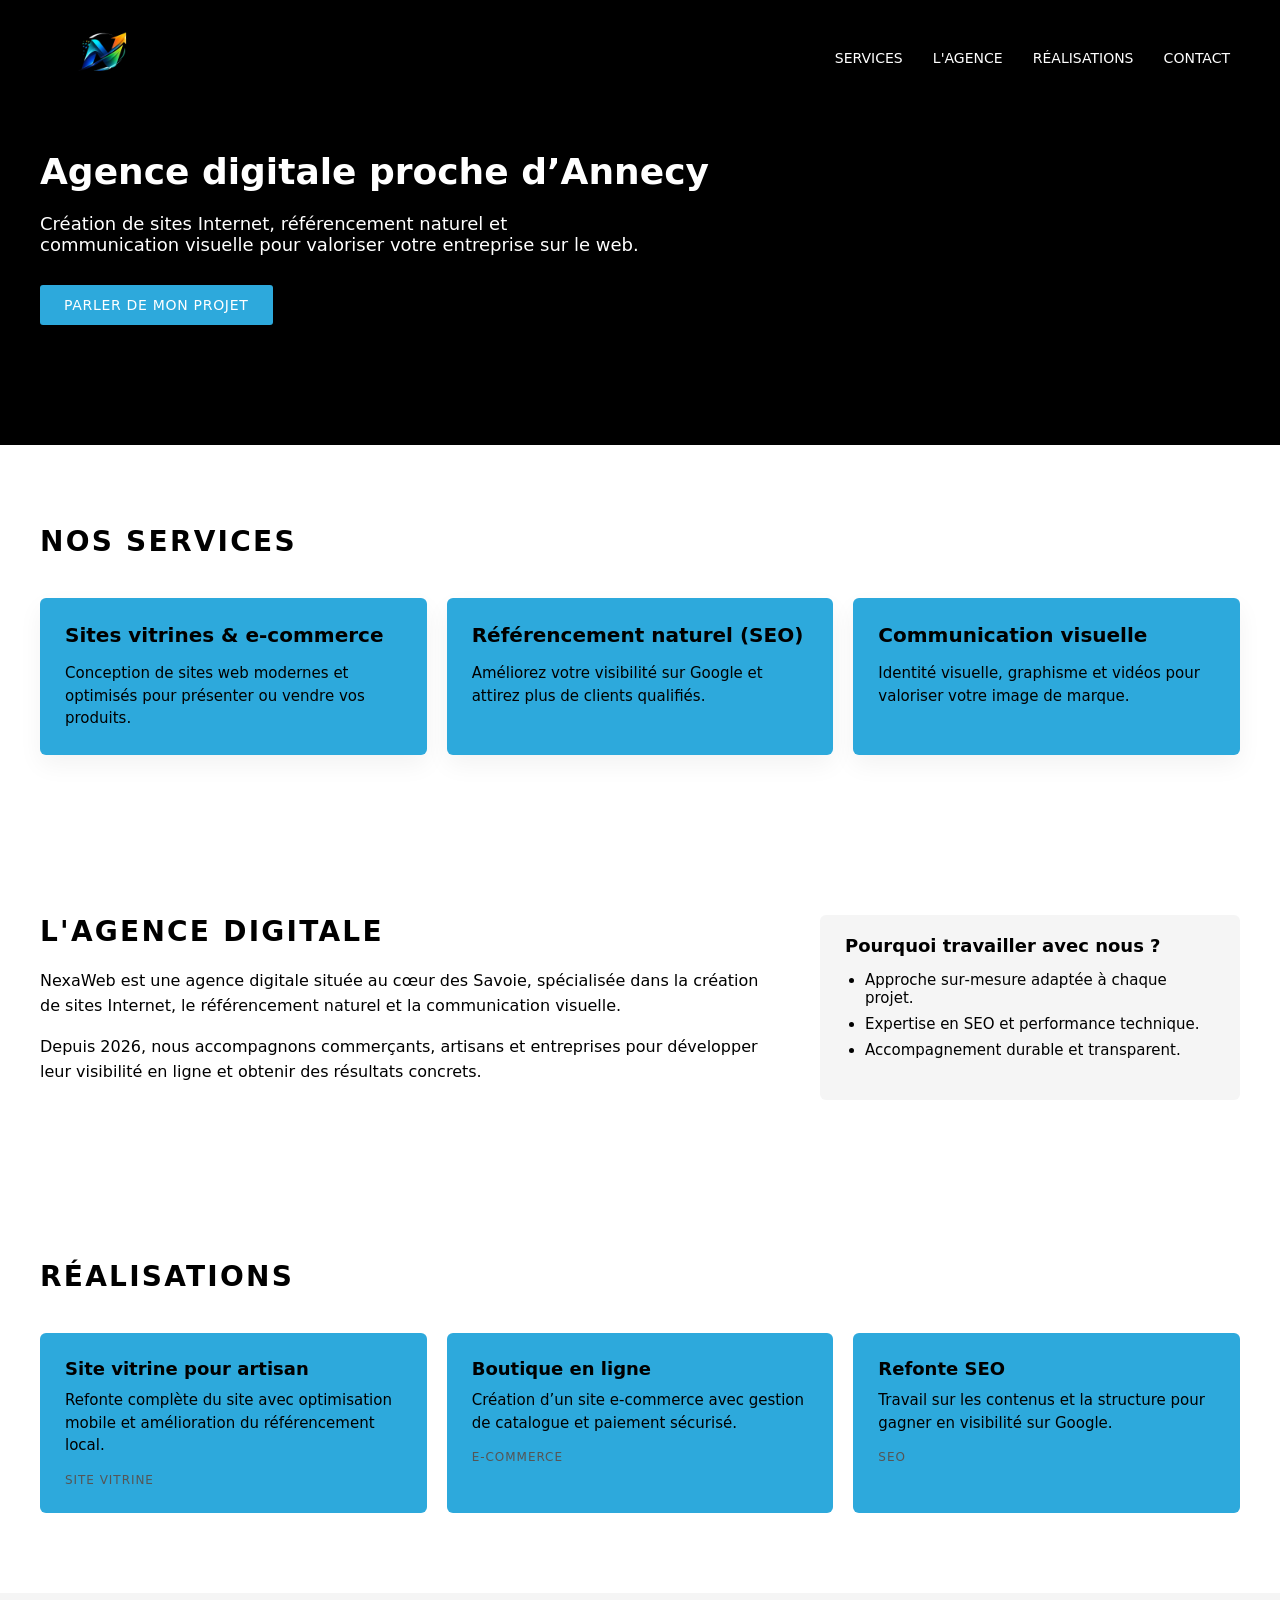
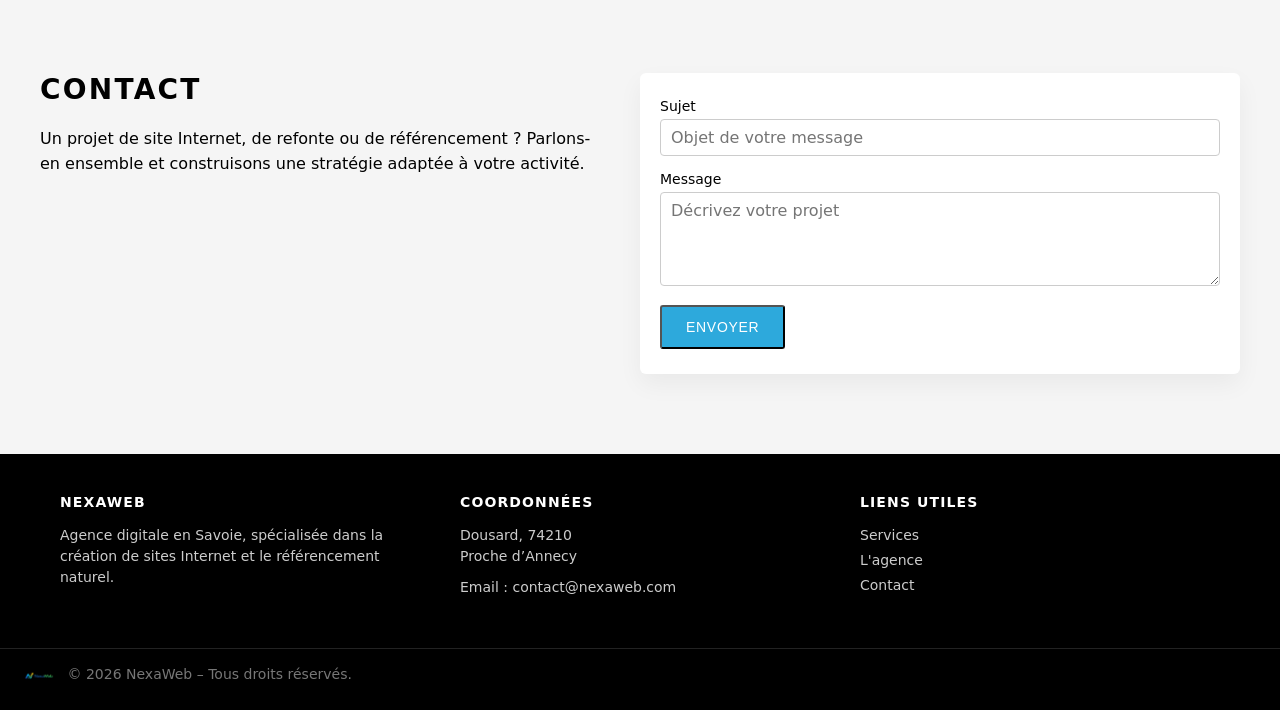
<file: NexaWeb/NexaWeb.html>
<!DOCTYPE html>
<html lang="en">
<head>
    <meta charset="UTF-8">
    <meta name="viewport" content="width=device-width, initial-scale=1.0">
    <link rel="stylesheet" href="NexaWeb.css">
    <link rel="icon" href="NexaWeb/NexaWeb_Logo-removebg-preview.png">
    <title>NexaWeb</title>
</head>
<body>
    <header class="header">
  <div class="container">
    <a href="#" class="logo">
      <img src="NexaWeb/NexaWeb_Logo-removebg-preview.png" alt="logo">
    </a>

    <nav class="nav">
      <a href="#services">Services</a>
      <a href="#agence">L'agence</a>
      <a href="#realisations">Réalisations</a>
      <a href="#contact">Contact</a> 
    </nav>
    
  </div>
</header>
<main>
  <section class="hero">
    <div class="hero-inner">
      <h1>Agence digitale proche d’Annecy</h1>
      <p>
        Création de sites Internet, référencement naturel et communication visuelle
        pour valoriser votre entreprise sur le web.
      </p>
      <a href="#contact" class="btn-primary">Parler de mon projet</a>
    </div>
  </section>
  <section class="services" id="services">
    <div class="container">
      <h2>Nos services</h2>

      <div class="services-grid">
        <article class="service-card">
          <h3>Sites vitrines & e‑commerce</h3>
          <p>Conception de sites web modernes et optimisés pour présenter ou vendre vos produits.</p>
        </article>

        <article class="service-card">
          <h3>Référencement naturel (SEO)</h3>
          <p>Améliorez votre visibilité sur Google et attirez plus de clients qualifiés.</p>
        </article>

        <article class="service-card">
          <h3>Communication visuelle</h3>
          <p>Identité visuelle, graphisme et vidéos pour valoriser votre image de marque.</p>
        </article>
      </div>
    </div>
  </section>
  <section class="about" id="agence">
    <div class="container about-inner">
      <div class="about-text">
        <h2>L'agence digitale</h2>
        <p>
          NexaWeb est une agence digitale située au cœur des Savoie,
          spécialisée dans la création de sites Internet, le référencement naturel
          et la communication visuelle.
        </p>
        <p>
          Depuis 2026, nous accompagnons commerçants, artisans et entreprises
          pour développer leur visibilité en ligne et obtenir des résultats concrets.
        </p>
      </div>

      <div class="about-side">
        <h3>Pourquoi travailler avec nous&nbsp;?</h3>
        <ul>
          <li>Approche sur‑mesure adaptée à chaque projet.</li>
          <li>Expertise en SEO et performance technique.</li>
          <li>Accompagnement durable et transparent.</li>
        </ul>
      </div>
    </div>
  </section>
   <section class="works" id="realisations">
    <div class="container">
      <h2>Réalisations</h2>

      <div class="works-grid">
        <article class="work-card">
          <h3>Site vitrine pour artisan</h3>
          <p>Refonte complète du site avec optimisation mobile et amélioration du référencement local.</p>
          <a href="https://www.moto-auto-ecole.com/seynod/"><span class="work-tag">Site vitrine</span></a>
        </article>

        <article class="work-card">
          <h3>Boutique en ligne</h3>
          <p>Création d’un site e‑commerce avec gestion de catalogue et paiement sécurisé.</p>
          <a href="https://www.frederic-fouquet.com/"><span class="work-tag">E‑commerce</span></a>
        </article>

        <article class="work-card">
          <h3>Refonte SEO</h3>
          <p>Travail sur les contenus et la structure pour gagner en visibilité sur Google.</p>
          <a href="https://www.saunier-sa.ch/"><span class="work-tag">SEO</span></a>
        </article>
      </div>
    </div>
  </section>
   <section class="contact" id="contact">
    <div class="container contact-inner">
      <div class="contact-text">
        <h2>Contact</h2>
        <p>
          Un projet de site Internet, de refonte ou de référencement&nbsp;?
          Parlons-en ensemble et construisons une stratégie adaptée à votre activité.
        </p>
      </div>

     <form class="contact-form" action="mailto:dunandchatelletpierre@gmail.com" method="get" enctype="text/plain">
        <div class="form-row">
          <label for="subject">Sujet</label>
          <input type="text" id="subject" name="subject" placeholder="Objet de votre message">
        </div>

        <div class="form-row">
          <label for="message">Message</label>
          <textarea id="message" name="body" rows="4" placeholder="Décrivez votre projet"></textarea>
        </div>
 
        <button type="submit" class="btn-primary">Envoyer</button>
      </form>
    </div>
  </section>
</main>
<footer class="footer">
  <div class="container footer-inner">
    <div class="footer-col">
      <h3>NexaWeb</h3>
      <p>Agence digitale en Savoie, spécialisée dans la création de sites Internet et le référencement naturel.</p>
    </div>

    <div class="footer-col">
      <h4>Coordonnées</h4>
      <p>Dousard, 74210<br>Proche d’Annecy</p>
      <p>Email : contact@nexaweb.com</p>
    </div>

    <div class="footer-col">
      <h4>Liens utiles</h4>
      <ul>
        <li><a href="#services">Services</a></li>
        <li><a href="#agence">L'agence</a></li>
        <li><a href="#contact">Contact</a></li>
      </ul>
    </div>
  </div>

  <div class="footer-bottom">
    <div class="container">
      <img src="NexaWeb/NexaWeb_logo_n-removebg-preview.png">
      <p>© 2026 NexaWeb – Tous droits réservés.</p>
    </div>
  </div>
</footer>
</body>
</html>
</file>
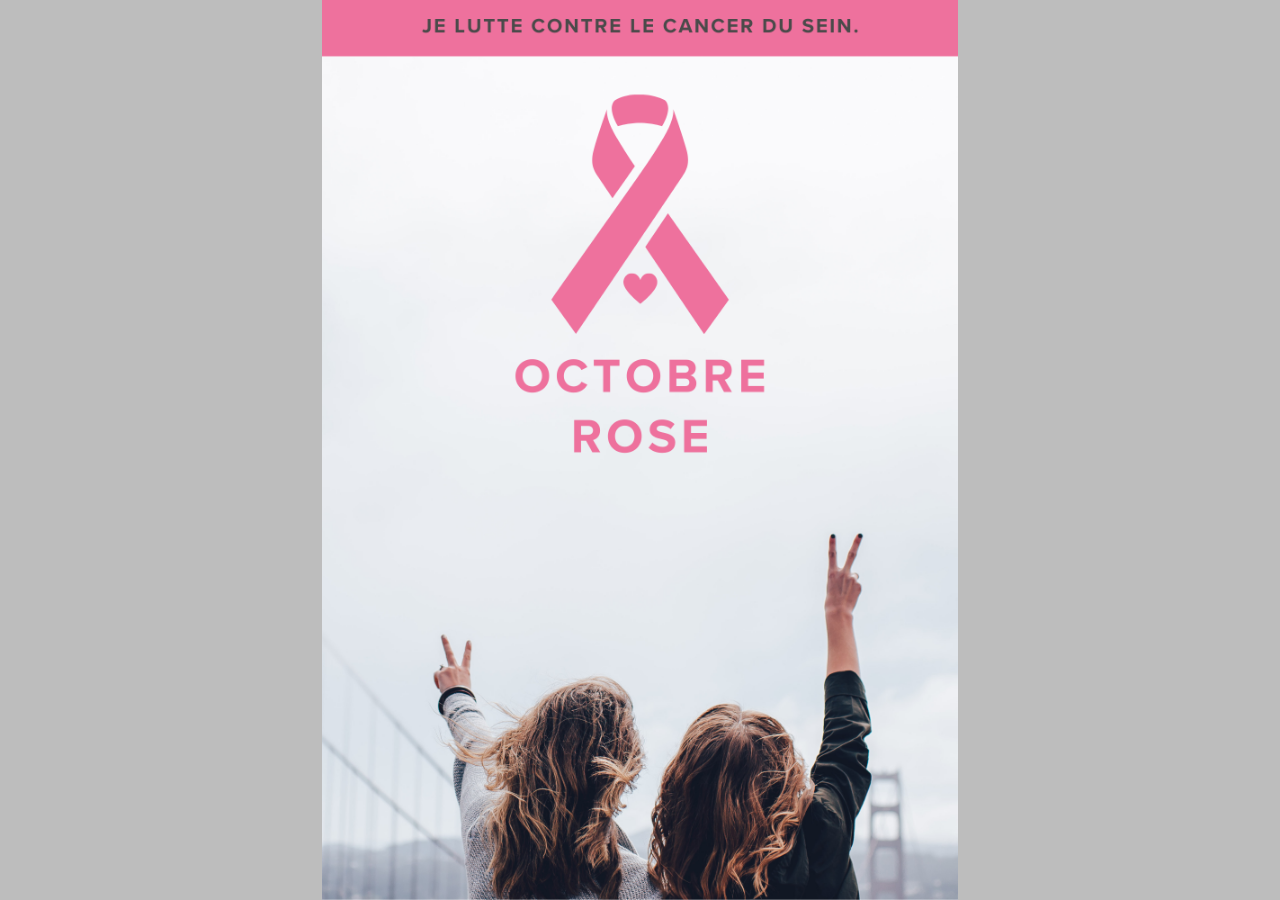
<file: Affiche/Octobre rose/ocotbre_rose_2025.html>
<!DOCTYPE html>
<html lang="fr">
<head>
    <meta charset="UTF-8">
    <meta name="viewport" content="width=device-width, initial-scale=1.0">
    <link rel="stylesheet" href="affiche - Copie.css">
    <title>Affiche octobre rose</title>
</head>
<body>
    <img src="Affiche octobre rose sm nebi.png" alt="Affiche">
</body>
</html>
</file>
<file: index.css>
/* ==========================================================================
   1. VARIABLES, RESET & STYLES GLOBAUX (HEAD / BASE)
   ========================================================================== */
*,
*::before,
*::after {
  box-sizing: border-box;
  margin: 0;
  padding: 0;
}

:root {
  --bg: #0a0a0a;
  --surface: #111111;
  --card: #161616;
  --border: rgba(255, 255, 255, 0.08);
  --border-h: rgba(255, 255, 255, 0.18);
  --text: #f0ede6;
  --muted: #888888;
  --accent: #2da9dc;
  --accent2: #25e445;
  --gold: #c8a96e;
  --font-d: 'Playfair Display', serif;
  --font-b: 'DM Sans', sans-serif;
}

body {
  background: var(--bg);
  color: var(--text);
  font-family: var(--font-b);
  font-weight: 300;
  line-height: 1.6;
}

/* Composants de section réutilisables */
section {
  padding: 6rem 4rem;
}

.s-label {
  font-size: 0.7rem;
  letter-spacing: 0.22em;
  text-transform: uppercase;
  color: var(--accent);
  margin-bottom: 0.75rem;
}

.s-title {
  font-family: var(--font-d);
  font-size: clamp(2rem, 4vw, 3rem);
  font-weight: 400;
  line-height: 1.2;
  margin-bottom: 3.5rem;
}

.arrow-sm {
  display: inline-block;
  width: 10px;
  height: 10px;
  border-top: 1px solid currentColor;
  border-right: 1px solid currentColor;
  transform: rotate(45deg);
  margin-bottom: -1px;
}


/* ==========================================================================
   2. BARRE DE NAVIGATION (NAV)
   ========================================================================== */
nav {
  position: fixed;
  top: 0;
  left: 0;
  right: 0;
  z-index: 100;
  display: flex;
  justify-content: space-between;
  align-items: center;
  padding: 1.25rem 4rem;
  background: rgba(10, 10, 10, 0.92);
  backdrop-filter: blur(12px);
  border-bottom: 0.5px solid var(--border);
}

.nav-logo {
  font-family: var(--font-d);
  font-size: 1rem;
  color: var(--text);
  text-decoration: none;
  letter-spacing: 0.02em;
}

.nav-links {
  display: flex;
  gap: 2.5rem;
  list-style: none;
}

.nav-links a {
  font-size: 0.72rem;
  letter-spacing: 0.15em;
  text-transform: uppercase;
  color: var(--muted);
  text-decoration: none;
  transition: color 0.2s;
}

.nav-links a:hover {
  color: var(--text);
}


/* ==========================================================================
   3. SECTION D'ACCUEIL (HERO)
   ========================================================================== */
.hero {
  min-height: 100vh;
  display: flex;
  flex-direction: column;
  justify-content: flex-end;
  padding: 0 4rem 6rem;
  position: relative;
  overflow: hidden;
}

.hero::before {
  content: '';
  position: absolute;
  inset: 0;
  background:
    radial-gradient(ellipse 70% 55% at 65% 35%, rgba(45, 169, 220, 0.07) 0%, transparent 65%),
    radial-gradient(ellipse 40% 40% at 15% 80%, rgba(37, 228, 69, 0.04) 0%, transparent 60%);
  pointer-events: none;
}

.hero::after {
  content: '';
  position: absolute;
  top: 0;
  right: 8rem;
  width: 0.5px;
  height: 100%;
  background: linear-gradient(to bottom, transparent 10%, var(--border) 40%, transparent 90%);
}

.hero-eyebrow {
  font-size: 0.72rem;
  letter-spacing: 0.22em;
  text-transform: uppercase;
  color: var(--accent);
  margin-bottom: 1.5rem;
  animation: fadeUp 0.8s ease both;
}

.hero-title {
  font-family: var(--font-d);
  font-size: clamp(3.5rem, 8vw, 7rem);
  font-weight: 400;
  line-height: 1.05;
  margin-bottom: 2rem;
  animation: fadeUp 0.8s 0.1s ease both;
}

.hero-title em {
  font-style: italic;
  color: var(--gold);
}

.hero-desc {
  max-width: 460px;
  font-size: 1rem;
  color: var(--muted);
  line-height: 1.85;
  margin-bottom: 3rem;
  animation: fadeUp 0.8s 0.2s ease both;
}

.hero-cta {
  display: inline-flex;
  align-items: center;
  gap: 0.75rem;
  font-size: 0.78rem;
  letter-spacing: 0.12em;
  text-transform: uppercase;
  color: var(--text);
  text-decoration: none;
  border: 0.5px solid var(--border-h);
  padding: 0.9rem 2rem;
  border-radius: 2px;
  transition: border-color 0.25s, background 0.25s;
  animation: fadeUp 0.8s 0.3s ease both;
  width: fit-content;
}

.hero-cta:hover {
  background: rgba(255, 255, 255, 0.04);
  border-color: var(--accent);
}

.arrow-icon {
  display: inline-block;
  width: 13px;
  height: 13px;
  border-top: 1.2px solid currentColor;
  border-right: 1.2px solid currentColor;
  transform: rotate(45deg);
  margin-bottom: -2px;
}

.scroll-ind {
  position: absolute;
  bottom: 2.5rem;
  right: 4rem;
  display: flex;
  flex-direction: column;
  align-items: center;
  gap: 0.5rem;
  font-size: 0.68rem;
  letter-spacing: 0.15em;
  text-transform: uppercase;
  color: var(--muted);
}

.scroll-line {
  width: 0.5px;
  height: 48px;
  background: linear-gradient(to bottom, transparent, var(--muted));
  animation: scrollPulse 2s ease-in-out infinite;
}

/* Animations Hero */
@keyframes scrollPulse {

  0%,
  100% {
    opacity: 0.3;
  }

  50% {
    opacity: 1;
  }
}

@keyframes fadeUp {
  from {
    opacity: 0;
    transform: translateY(20px);
  }

  to {
    opacity: 1;
    transform: translateY(0);
  }
}


/* ==========================================================================
   4. GRILLE DE PROJETS & CARTES (PROJECTS)
   ========================================================================== */
.proj-grid {
  display: grid;
  grid-template-columns: repeat(auto-fill, minmax(320px, 1fr));
  gap: 1.5px;
  background: var(--border);
  border: 0.5px solid var(--border);
}

/* Carte Projet Standard */
.proj-card {
  background: var(--card);
  padding: 2rem;
  display: flex;
  flex-direction: column;
  gap: 1.2rem;
  text-decoration: none;
  color: inherit;
  position: relative;
  overflow: hidden;
  transition: background 0.25s;
}

.proj-card::before {
  content: '';
  position: absolute;
  top: 0;
  left: 0;
  width: 3px;
  height: 100%;
  background: var(--accent);
  transform: scaleY(0);
  transform-origin: bottom;
  transition: transform 0.3s ease;
}

.proj-card:hover {
  background: #1c1c1c;
}

.proj-card:hover::before {
  transform: scaleY(1);
}

/* Miniature Image */
.proj-thumb {
  width: 100%;
  aspect-ratio: 16 / 9;
  background: var(--surface);
  border: 0.5px solid var(--border);
  border-radius: 2px;
  overflow: hidden;
}

.proj-thumb img {
  width: 100%;
  height: 100%;
  object-fit: cover;
  opacity: 0.85;
  display: block;
  transition: opacity 0.3s, transform 0.4s;
}

.proj-card:hover .proj-thumb img {
  opacity: 1;
  transform: scale(1.04);
}

/* Placeholder si pas d'image */
.proj-thumb-ph {
  width: 100%;
  height: 100%;
  display: flex;
  align-items: center;
  justify-content: center;
  font-family: var(--font-d);
  font-size: 2.5rem;
  font-style: italic;
  color: rgba(255, 255, 255, 0.07);
  background: repeating-linear-gradient(45deg,
      transparent, transparent 10px,
      rgba(255, 255, 255, 0.015) 10px, rgba(255, 255, 255, 0.015) 11px);
}

/* Méta-données & Badges (Tags) */
.proj-meta {
  display: flex;
  align-items: center;
  justify-content: space-between;
}

.proj-year {
  font-size: 0.7rem;
  letter-spacing: 0.12em;
  color: var(--muted);
}

.tags {
  display: flex;
  gap: 0.4rem;
  flex-wrap: wrap;
}

.tag {
  font-size: 0.63rem;
  letter-spacing: 0.08em;
  text-transform: uppercase;
  padding: 0.22rem 0.55rem;
  border-radius: 1px;
  background: rgba(45, 169, 220, 0.1);
  color: var(--accent);
  border: 0.5px solid rgba(45, 169, 220, 0.2);
}

.tag.green {
  background: rgba(37, 228, 69, 0.08);
  color: var(--accent2);
  border-color: rgba(37, 228, 69, 0.2);
}

.tag.purple {
  background: rgba(139, 92, 246, 0.2);
  color: #a78bfa;
  border-color: rgba(139, 92, 246, 0.35);
}

.tag.gold {
  background: rgba(200, 169, 110, 0.1);
  color: var(--gold);
  border-color: rgba(200, 169, 110, 0.2);
}

/* Textes de la carte */
.proj-name {
  font-family: var(--font-d);
  font-size: 1.35rem;
  font-weight: 400;
  line-height: 1.25;
}

.proj-desc {
  font-size: 0.84rem;
  color: var(--muted);
  line-height: 1.7;
}

.proj-link {
  display: inline-flex;
  align-items: center;
  gap: 0.5rem;
  font-size: 0.73rem;
  letter-spacing: 0.1em;
  text-transform: uppercase;
  color: var(--accent);
  margin-top: auto;
  opacity: 0;
  transform: translateY(4px);
  transition: opacity 0.25s, transform 0.25s;
}

.proj-card:hover .proj-link {
  opacity: 1;
  transform: translateY(0);
}

/* Carte Spécifique "Découvrir tous les projets" */
.proj-more-card {
  background: var(--card);
  padding: 2rem;
  display: flex;
  flex-direction: column;
  justify-content: flex-start;
  gap: 1.2rem;
  text-decoration: none;
  color: inherit;
  position: relative;
  overflow: hidden;
  transition: background 0.25s;
}

.proj-more-card::before {
  content: "";
  position: absolute;
  top: 0;
  left: 0;
  width: 3px;
  height: 100%;
  background: var(--accent);
  transform: scaleY(0);
  transform-origin: bottom;
  transition: transform 0.3s ease;
}

.proj-more-card:hover {
  background: #1c1c1c;
}

.proj-more-card:hover::before {
  transform: scaleY(1);
}

.proj-more-label {
  font-size: 0.7rem;
  letter-spacing: 0.18em;
  text-transform: uppercase;
  color: var(--gold);
}

.proj-more-card .proj-name {
  transition: transform 0.3s ease;
}

.proj-more-card .proj-desc {
  font-size: 0.84rem;
  color: var(--muted);
  line-height: 1.7;
  margin-top: 0.5rem;
  margin-bottom: 1.5rem;
  /* Crée un espace de sécurité permanent au-dessus du bouton */
}

.proj-more-card .proj-link1 {
  margin-top: auto;
  opacity: 0;
  transform: translateY(4px);
  transition: opacity 0.25s ease, transform 0.25s ease;
}

.proj-more-card:hover .proj-link {
  opacity: 1;
  transform: translateY(0);
}


/* ==========================================================================
   5. SECTION À PROPOS & STATISTIQUES (ABOUT)
   ========================================================================== */
.about-inner {
  display: grid;
  grid-template-columns: 1fr 1fr;
  gap: 6rem;
  align-items: center;
}

.about-text p {
  font-size: 1rem;
  color: var(--muted);
  line-height: 1.9;
  margin-bottom: 1.25rem;
}

.about-photo {
  width: 220px;
  height: 280px;
  object-fit: cover;
  border-radius: 16px;
  display: block;
  margin: 0 auto 2rem auto;
  box-shadow: 0 8px 24px rgba(0, 0, 0, 0.15);
}

/* Bloc des Statistiques */
.stats {
  display: grid;
  grid-template-columns: 1fr 1fr;
  gap: 1px;
  background: var(--border);
  border: 0.5px solid var(--border);
  align-self: start;
}

.stat {
  background: var(--card);
  padding: 2rem 1.5rem;
}

.stat-n {
  font-family: var(--font-d);
  font-size: 2.5rem;
  font-weight: 400;
  color: var(--accent);
  line-height: 1;
  margin-bottom: 0.5rem;
}

.stat-l {
  font-size: 0.72rem;
  letter-spacing: 0.1em;
  text-transform: uppercase;
  color: var(--muted);
}


/* ==========================================================================
   6. SECTION CONTACT
   ========================================================================== */
.contact-sec {
  background: var(--surface);
  border-top: 0.5px solid var(--border);
}

.contact-inner {
  display: flex;
  justify-content: space-between;
  align-items: flex-end;
  gap: 3rem;
}

.contact-big {
  font-family: var(--font-d);
  font-size: clamp(2.5rem, 5vw, 4.5rem);
  font-weight: 400;
  line-height: 1.1;
}

.contact-big em {
  font-style: italic;
  color: var(--gold);
}

.contact-right {
  text-align: right;
}

.contact-availability {
  font-size: 0.78rem;
  color: var(--muted);
  margin-bottom: 1rem;
  letter-spacing: 0.05em;
}

.contact-email {
  display: inline-block;
  font-size: 1.05rem;
  color: var(--accent);
  text-decoration: none;
  border-bottom: 0.5px solid var(--accent);
  padding-bottom: 0.25rem;
  transition: opacity 0.2s;
}

.contact-email:hover {
  opacity: 0.7;
}


/* ==========================================================================
   7. PIED DE PAGE (FOOTER)
   ========================================================================== */
footer {
  padding: 2rem 4rem;
  border-top: 0.5px solid var(--border);
  display: flex;
  justify-content: space-between;
  align-items: center;
  font-size: 0.72rem;
  color: var(--muted);
}


/* ==========================================================================
   8. STYLE DE LA PAGE SECONDAIRE (PROJETS.HTML)
   ========================================================================== */
.projects-page {
  padding-top: 10rem;
}

.projects-container {
  padding: 0 4rem;
}

.project-category {
  margin-bottom: 5rem;
}

.category-title {
  font-family: var(--font-d);
  font-size: 1.8rem;
  font-weight: 400;
  margin-bottom: 2rem;
  color: var(--gold);
  border-bottom: 0.5px solid var(--border);
  padding-bottom: 1rem;
}

.back-link {
  display: inline-flex;
  align-items: center;
  gap: 0.75rem;
  margin-bottom: 4rem;
  color: var(--accent);
  text-decoration: none;
  letter-spacing: 0.1em;
  text-transform: uppercase;
  font-size: 0.75rem;
}


/* ==========================================================================
   9. OPTIMISATION RESPONSIVE (MEDIA QUERIES)
   ========================================================================== */

/* Écrans Moyens (Tablettes paysage / Petits ordinateurs) */
@media (max-width: 900px) {
  .about-inner {
    grid-template-columns: 1fr;
    gap: 3rem;
  }
}

/* Écrans Mobiles et Tablettes verticales (Ajustements généraux & visibilité boutons) */
@media (max-width: 768px) {
  nav {
    padding: 1rem 1.5rem;
  }

  .nav-links {
    display: none;
  }

  .hero,
  section {
    padding-left: 1.5rem;
    padding-right: 1.5rem;
  }

  .hero {
    padding-bottom: 4rem;
  }

  .scroll-ind {
    display: none;
  }

  /* Force la visibilité permanente et ajuste l'espace des boutons sur mobile */
  .proj-link {
    opacity: 1 !important;
    transform: translateY(0) !important;
    margin-top: 1.5rem !important;
  }

  .proj-more-card .proj-link {
    opacity: 1 !important;
    transform: translateY(0) !important;
    margin-top: 1.5rem !important;
  }

  .contact-inner {
    flex-direction: column;
    align-items: flex-start;
  }

  .contact-right {
    text-align: left;
  }

  footer {
    flex-direction: column;
    gap: 0.75rem;
    text-align: center;
  }

  /* Ajustements spécifiques pour projets.html sur mobile */
  .projects-page {
    padding-top: 6rem;
  }

  .projects-container {
    padding: 0 1.5rem;
  }
}

/* Très petits écrans (Smartphones en mode portrait) */
@media (max-width: 480px) {
  .hero-title {
    font-size: 3rem;
  }

  .proj-grid {
    grid-template-columns: 1fr;
  }
}
</file>
<file: Lanatation.fr/styles.css>
html{
	font-size: 22px;
	font-family: Comic sans MS;
}


.navigation{
	list-style-type: non;
	margin: 0;
	padding: 0;
	overflow: hidden;
	background-color: #5e5e5e;
}

h3
{
	color: blue; 
}

.banniere
{
	width: 900px;
	height: 480px; 
}

.logo{
	height: 150px;
	width: 150px;
}


.ligne {
	display: flex;
	justify-content: space-between;
	align-items: flex-start;
	padding: 20px;
}
  
.gauche {
	text-align: left;
	width: 45%;
}
  
.droite {
	text-align: right;
	width: 45%;
}

.gauche2 {
	text-align: left;
	width: 33%;
}

.center2{
	text-align: center;
	width: 33;
}
  
.droite2 {
	text-align: right;
	width: 33%;
}
  
.image{
	width: 500px;
	height: 250px;
}

.nages{
	color: blue;
}

a:link{
	color:blue;
}
</file>
<file: conecly/index.css>
body {
    font-family: Arial, sans-serif;
    background-color:  #714aa5;
    color: #000000;
    display: flex;
    justify-content: center;
    align-items: center;
    height: 100vh;
    margin: 0;
    padding: 0;
  }
  
  .signup-container {
    background-color: #ffffff; /* Couleur turquoise */
    border-radius: 6px;
    padding: 20px;
    text-align: center;
    max-width: 400px;
    width: 100%;
  }
  
  .signup-title {
    font-size: 24px;
    font-weight: bold;
    margin-bottom: 20px;
  }
  
  
  .signup-form input[type="text"],
  .signup-form input[type="email"],
  .signup-form input[type="password"] {
    width: 100%;
    padding: 10px;
    margin-bottom: 15px;
    border-radius: 4px;
    border: none;
    background-color: #ffffff; /* Couleur de fond blanche */
  }
  
  .signup-form input[type="submit"] {
    width: 100%;
    padding: 10px;
    border-radius: 4px;
    border: none;
    background-color:  #714aa5; /* Couleur turquoise */
    color: #FFFFFF;
    font-weight: bold;
    cursor: pointer;
  }
  
  .signup-form input[type="submit"]:hover {
    background-color:  #4f3472; /* Couleur turquoise lÃ©gÃ¨rement plus foncÃ©e au survol */
  }
  
  .login-link {
    margin-top: 10px;
    font-size: 14px;
    color: #000000;
    text-decoration: none;
  }
</file>
<file: conecly/login.css>
body {
    font-family: Arial, sans-serif;
    background-color: #714aa5;
    color: #000000;
    display: flex;
    justify-content: center;
    align-items: center;
    height: 100vh;
    margin: 0;
    padding: 0;
  }
  
  .login-container {
    background-color: #ffffff; /* Couleur turquoise */
    border-radius: 6px;
    padding: 20px;
    text-align: center;
    max-width: 400px;
    width: 100%;
  }
  
  .login-title {
    font-size: 24px;
    font-weight: bold;
    margin-bottom: 20px;
  }
  
  .login-form input[type="text"],
  .login-form input[type="password"] {
    width: 100%;
    padding: 10px;
    margin-bottom: 15px;
    border-radius: 4px;
    border: none;
    background-color: #ffffff; /* Couleur de fond blanche */
  }
  
  .login-form input[type="submit"] {
    width: 100%;
    padding: 10px;
    border-radius: 4px;
    border: none;
    background-color:  #714aa5; /* Couleur turquoise */
    color: #FFFFFF;
    font-weight: bold;
    cursor: pointer;
  }
  
  .login-form input[type="submit"]:hover {
    background-color:  #4f3472; /* Couleur turquoise lÃ©gÃ¨rement plus foncÃ©e au survol */
  }
  
  .signup-link {
    display: block;
    margin-top: 10px;
    font-size: 14px;
    color: #000000;
    text-decoration: none;
  }
</file>
<file: conecly/page 1.css>
body{
    background-color: #ffffff;
    margin: 0;
    padding: 0;
}
 
 
.grille{
    display: grid;
    grid-template-columns: repeat(5, 1fr);
    grid-template-rows: auto 1fr;
    gap: 8px;
    min-height: 100vh;
}
    
.menu{
    text-align: left;
}
 
#menu-toggle{position:absolute;opacity:0}
.menu-btn{cursor:pointer;text-decoration:underline;display:inline-flex;align-items:center;gap:6px;padding:10px;font-size:24px;font-weight:700;position:fixed;top:10px;left:10px;z-index:2000;color:#000}
.arrow{border:solid currentColor;border-width:0 2px 2px 0;display:inline-block;padding:3px;transform:rotate(45deg);transition:.3s}
.overlay{position:fixed;inset:0;background:rgba(0,0,0,.5);opacity:0;pointer-events:none;transition:.3s;z-index:1000}
.side-menu{position:fixed;top:0;left:0;height:100%;width:240px;background:#714aa5;padding:60px 20px;transform:translateX(-100%);transition:.3s;z-index:1500}
.side-menu a{display:block;color:#000;padding:16px 0;font-size:22px;font-weight:600;text-decoration:none}
.side-menu a:hover{color:#60a5fa}
#menu-toggle:checked~.overlay{opacity:1;pointer-events:auto}
#menu-toggle:checked~.side-menu{transform:translateX(0)}
#menu-toggle:checked+label .arrow{transform:rotate(-135deg)}
 
.title{
    grid-column: span 3 / span 3;
    text-align: center;
    display: flex;
    align-items: center;
    justify-content: center;
    padding: 10px 0;
}
 
.title img{
    height: auto;
    width: 200px;
    max-width: 100%;
    display: block;
}
 
.message{
    grid-column-start: 5;
    text-align: right;
}
 
.content{
    grid-column: span 5 / span 5;
    grid-row-start: 2;
    text-align: center;
}
</file>
<file: NexaWeb/NexaWeb.css>
* {
  margin: 0;
  padding: 0;
  box-sizing: border-box;
}

body {
  font-family: system-ui, -apple-system, BlinkMacSystemFont, "Segoe UI", sans-serif;
}

.header {
  position:fixed;
  background-color: #000;          /* fond noir */
  color: #fff;
  top: 0;
  left: 0;
  right: 0;
  z-index: 1000;
  margin-top: 0
}

@media (max-width: 768px) {
  .header {
    position:static /* garde fixed sur mobile */
  }

  
}

.header .container {
  max-width: 1200px;
  margin: 0 auto;
  padding: 7px 10px;
  display: flex;
  align-items: center;
  justify-content: space-between;  /* logo à gauche, liens à droite */
}

.logo img {
  height:auto;
  width: 100px;
  display: block;
  margin: 0;
}

.nav a {
  color: #fff;
  text-decoration: none;
  margin-left: 25px;
  font-size: 14px;
  text-transform: uppercase;
}

.nav a:hover {
  text-decoration: underline;
}

.hero {
  background: #000;
  color: #fff;
  padding: 120px 20px;
  padding-top: 150px;
}

.hero-inner {
  max-width: 1200px;
  margin: 0 auto;
}

.hero h1 {
  font-size: 36px;
  line-height: 1.2;
  margin-bottom: 20px;
}

.hero p {
  font-size: 18px;
  max-width: 600px;
  margin-bottom: 30px;
}

.btn-primary {
  display: inline-block;
  padding: 12px 24px;
  background-color: #2da9dc;
  color: #fff;
  text-decoration: none;
  text-transform: uppercase;
  font-size: 14px;
  letter-spacing: 0.05em;
  border-radius: 3px;
}

.btn-primary:hover {
  background-color: #25e445;
}

.services {
  padding: 80px 20px;
  background-color: #fff;
}

.services .container {
  max-width: 1200px;
  margin: 0 auto;
}

.services h2 {
  font-size: 28px;
  margin-bottom: 40px;
  text-transform: uppercase;
  letter-spacing: 0.08em;
}

.services-grid {
  display: flex;
  flex-wrap: wrap;
  gap: 20px;
}

.service-card {
  flex: 1;
  min-width: 260px;
  background-color: #2da9dc;
  padding: 25px;
  border-radius: 6px;
  box-shadow: 0 10px 25px rgba(0, 0, 0, 0.05);
}

.service-card h3 {
  font-size: 20px;
  margin-bottom: 15px;
}

.service-card p {
  font-size: 15px;
  line-height: 1.5;
}

.about {
  padding: 80px 20px;
  background-color: #ffffff;
}

.about-inner {
  max-width: 1200px;
  margin: 0 auto;
  display: flex;
  flex-wrap: wrap;
  gap: 40px;
}

.about-text {
  flex: 2;
  min-width: 280px;
}

.about-side {
  flex: 1;
  min-width: 260px;
  background-color: #f5f5f5;
  padding: 20px 25px;
  border-radius: 6px;
}

.about h2 {
  font-size: 28px;
  margin-bottom: 20px;
  text-transform: uppercase;
  letter-spacing: 0.08em;
}

.about p {
  font-size: 16px;
  line-height: 1.6;
  margin-bottom: 15px;
}

.about-side h3 {
  font-size: 18px;
  margin-bottom: 15px;
}

.about-side ul {
  list-style: disc;
  padding-left: 20px;
}

.about-side li {
  margin-bottom: 8px;
  font-size: 15px;
}

.works {
  padding: 80px 20px;
  background-color: #ffffff;
}

.works .container {
  max-width: 1200px;
  margin: 0 auto;
}

.works h2 {
  font-size: 28px;
  margin-bottom: 40px;
  text-transform: uppercase;
  letter-spacing: 0.08em;
}

.works-grid {
  display: flex;
  flex-wrap: wrap;
  gap: 20px;
}

.work-card {
  flex: 1;
  min-width: 260px;
  background-color: #2da9dc;
  padding: 25px;
  border-radius: 6px;
}

.work-card h3 {
  font-size: 18px;
  margin-bottom: 10px;
}

.work-card p {
  font-size: 15px;
  line-height: 1.5;
  margin-bottom: 12px;
}

.work-tag {
  display: inline-block;
  font-size: 12px;
  text-transform: uppercase;
  letter-spacing: 0.08em;
  color: #555;
}

.contact {
  padding: 80px 20px;
  background-color: #f5f5f5;
}

.contact-inner {
  max-width: 1200px;
  margin: 0 auto;
  display: flex;
  flex-wrap: wrap;
  gap: 40px;
  align-items: flex-start;
}

.contact-text {
  flex: 1;
  min-width: 260px;
}

.contact-text h2 {
  font-size: 28px;
  margin-bottom: 20px;
  text-transform: uppercase;
  letter-spacing: 0.08em;
}

.contact-text p {
  font-size: 16px;
  line-height: 1.6;
}

.contact-form {
  flex: 1;
  min-width: 280px;
  background-color: #fff;
  padding: 25px 20px;
  border-radius: 6px;
  box-shadow: 0 10px 25px rgba(0, 0, 0, 0.05);
  border-color: #2da9dc;
}

.form-row {
  margin-bottom: 15px;
}

.form-row label {
  display: block;
  font-size: 14px;
  margin-bottom: 5px;
}

.form-row input,
.form-row textarea {
  width: 100%;
  padding: 8px 10px;
  border: 1px solid #ccc;
  border-radius: 4px;
  font: inherit;
}

.form-row input:focus,
.form-row textarea:focus {
  outline: none;
  border-color: #ff6600;
  box-shadow: 0 0 0 1px rgba(255, 102, 0, 0.2);
}

.footer {
  background-color: #000;
  color: #ccc;

}

.footer-inner {
  max-width: 1200px;
  margin: 0 auto;
  padding: 40px 20px;
  display: flex;
  flex-wrap: wrap;
  gap: 40px;
}

.footer-col {
  flex: 1;
  min-width: 220px;
}

.footer h3,
.footer h4 {
  color: #fff;
  text-transform: uppercase;
  letter-spacing: 0.08em;
  font-size: 14px;
  margin-bottom: 15px;
}

.footer p {
  font-size: 14px;
  line-height: 1.5;
  margin-bottom: 10px;
}

.footer ul {
  list-style: none;
  padding: 0;
}

.footer li {
  margin-bottom: 6px;
}

.footer a {
  color: #ccc;
  text-decoration: none;
  font-size: 14px;
}

.footer a:hover {
  text-decoration: underline;
}

.footer-bottom {
  border-top: 1px solid #222;
  padding: 15px 20px;
  font-size: 13px;
  color: #777;
}

.footer-bottom div{
    display: flex;
}

.footer-bottom img{
  height: 25px;
  margin-right: 10px;
}

/* =====================
   MENU BURGER
   ===================== */
.nav-toggle {
  display: none;
  flex-direction: column;
  gap: 5px;
  background: none;
  border: none;
  cursor: pointer;
  padding: 4px;
  z-index: 1100;
}

.nav-toggle span {
  display: block;
  width: 24px;
  height: 2px;
  background-color: #fff;
  border-radius: 2px;
  transition: transform 0.3s, opacity 0.3s;
}

/* État ouvert du burger */
.nav-toggle.open span:nth-child(1) {
  transform: translateY(7px) rotate(45deg);
}
.nav-toggle.open span:nth-child(2) {
  opacity: 0;
}
.nav-toggle.open span:nth-child(3) {
  transform: translateY(-7px) rotate(-45deg);
}

/* =====================
   RESPONSIVE — TABLETTE (≤ 768px)
   ===================== */
@media (max-width: 768px) {

  /* --- Header & nav burger --- */
  .nav-toggle {
    display: flex;
  }

  .nav {
    display: none;
    position: absolute;
    top: 100%;
    left: 0;
    right: 0;
    background-color: #000;
    padding: 20px;
    flex-direction: column;
    gap: 16px;
    z-index: 1050;
  }

  .nav.open {
    display: flex;
  }

  .nav a {
    margin-left: 0;
    font-size: 16px;
    padding: 8px 0;
    border-bottom: 1px solid #222;
  }

  .header .container {
    position: relative;
  }

  /* --- Hero --- */
  .hero {
    padding: 70px 20px 60px;
  }

  .hero h1 {
    font-size: 26px;
  }

  .hero p {
    font-size: 16px;
  }

  /* --- Services & Works : cartes pleine largeur --- */
  .service-card,
  .work-card {
    min-width: 100%;
    flex: 1 1 100%;
  }

  /* --- About : colonne unique --- */
  .about-inner {
    flex-direction: column;
  }

  .about-text,
  .about-side {
    min-width: 100%;
    flex: 1 1 100%;
  }

  /* --- Contact : colonne unique --- */
  .contact-inner {
    flex-direction: column;
  }

  .contact-text,
  .contact-form {
    min-width: 100%;
    flex: 1 1 100%;
  }

  /* --- Titres de sections --- */
  .services h2,
  .about h2,
  .works h2,
  .contact-text h2 {
    font-size: 22px;
  }

  /* --- Footer --- */
  .footer-col {
    min-width: 100%;
    flex: 1 1 100%;
  }

  .footer-bottom .container {
    flex-direction: column;
    align-items: center;
    gap: 6px;
    text-align: center;
  }
}

/* =====================
   RESPONSIVE — MOBILE (≤ 480px)
   ===================== */
@media (max-width: 480px) {

  .hero h1 {
    font-size: 22px;
  }

  .hero p {
    font-size: 15px;
  }

  .btn-primary {
    width: 100%;
    text-align: center;
    padding: 14px 20px;
  }

  .logo img {
    width: 120px;
  }
}
</file>
<file: Affiche/Octobre rose/affiche - Copie.css>
* {
    margin: 0;
    padding: 0;
    box-sizing: border-box;
}

html, body {
    width: 100%;
    height: 100%;
}

body {
    display: flex;
    justify-content: center;
    align-items: center;
    background-color: #bdbdbd;
    min-height: 100vh;
}

img {
    width: 100%;
    height: 100%;
    object-fit: contain;
}
</file>
